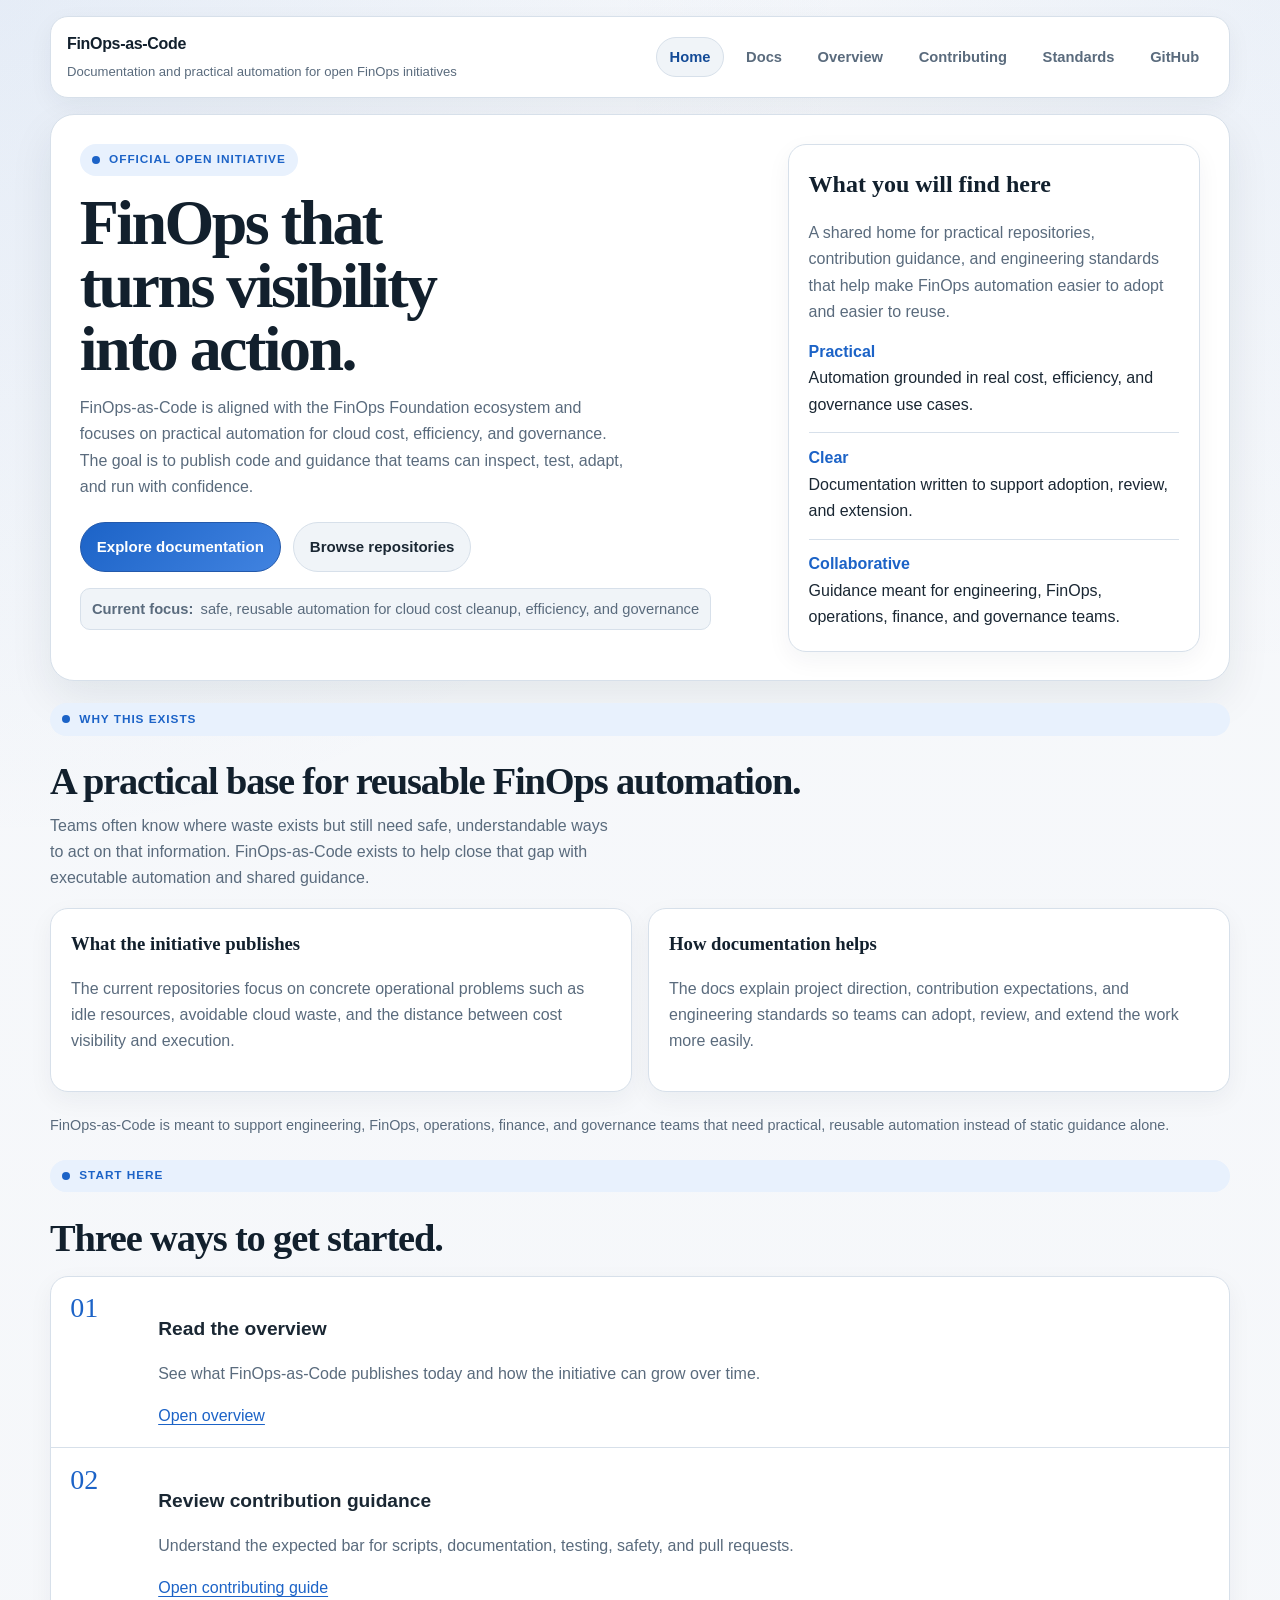
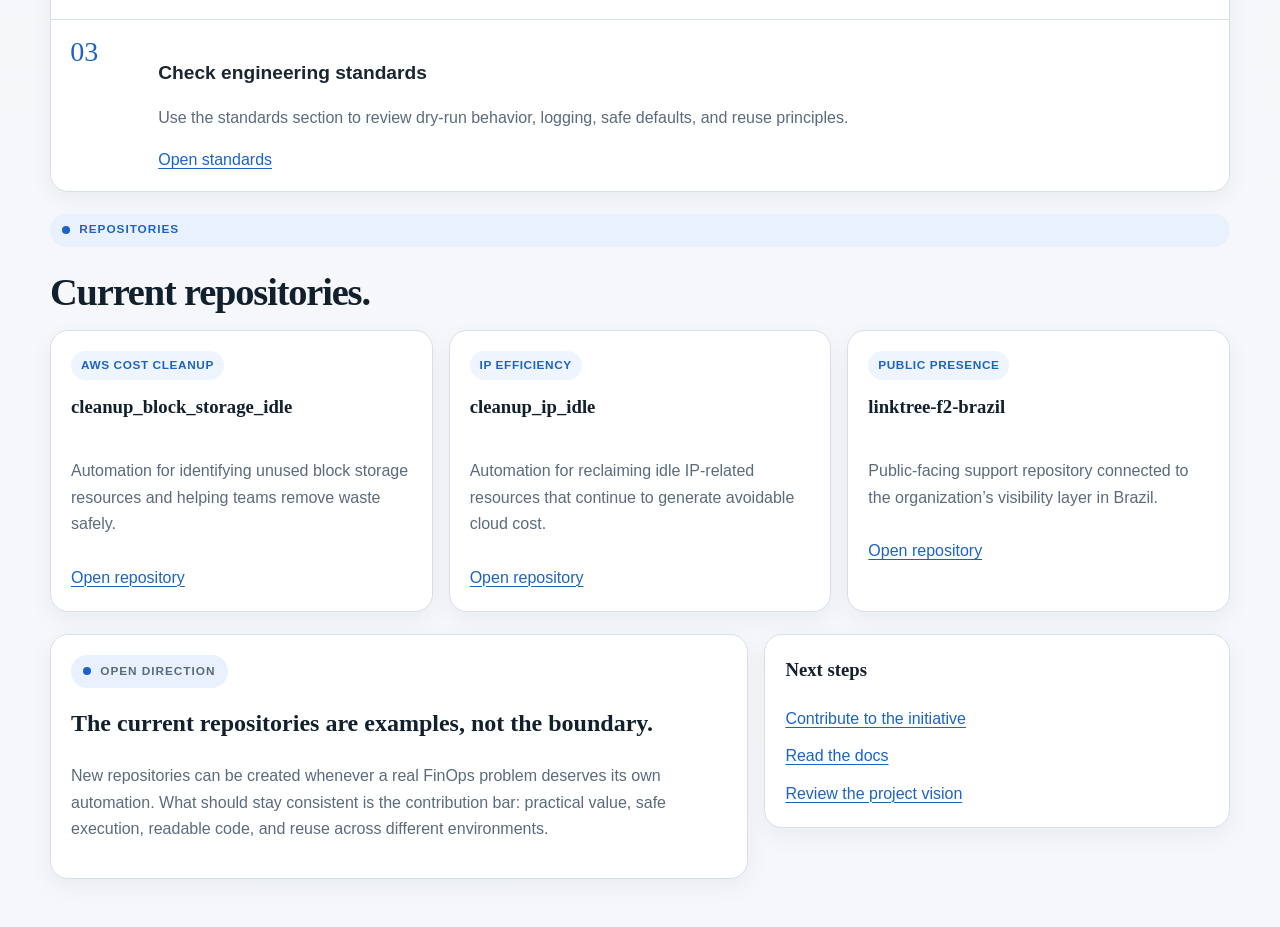
<file: index.html>
<!DOCTYPE html>
<html lang="en">
  <head>
    <meta charset="UTF-8" />
    <meta name="viewport" content="width=device-width, initial-scale=1.0" />
    <title>FinOps-as-Code</title>
    <meta
      name="description"
      content="Shared documentation hub for FinOps-as-Code repositories focused on practical FinOps automation."
    />
    <link rel="stylesheet" href="./assets/site.css" />
  </head>
  <body>
    <div class="shell">
      <div class="topbar">
        <div class="brand">
          <strong>FinOps-as-Code</strong>
          <span>Documentation and practical automation for open FinOps initiatives</span>
        </div>
        <div class="topbar-actions">
          <nav class="nav">
            <a class="current" href="./index.html">Home</a>
            <a href="./docs/index.html">Docs</a>
            <a href="./docs/overview/index.html">Overview</a>
            <a href="./docs/contributing/index.html">Contributing</a>
            <a href="./docs/standards/index.html">Standards</a>
            <a href="https://github.com/FinOps-as-Code">GitHub</a>
          </nav>
        </div>
      </div>

      <header class="hero">
        <div class="hero-grid">
          <div>
            <p class="eyebrow">Official Open Initiative</p>
            <h1>FinOps that turns visibility into action.</h1>
            <p class="lead">
              FinOps-as-Code is aligned with the FinOps Foundation ecosystem and focuses on practical automation for
              cloud cost, efficiency, and governance. The goal is to publish code and guidance that teams can inspect,
              test, adapt, and run with confidence.
            </p>
            <div class="actions">
              <a class="button primary" href="./docs/index.html">Explore documentation</a>
              <a class="button secondary" href="https://github.com/FinOps-as-Code">Browse repositories</a>
            </div>
            <div class="hero-kicker">
              <strong>Current focus:</strong>
              <span>safe, reusable automation for cloud cost cleanup, efficiency, and governance</span>
            </div>
          </div>

          <aside class="summary-card">
            <h2>What you will find here</h2>
            <p>
              A shared home for practical repositories, contribution guidance, and engineering standards that help make
              FinOps automation easier to adopt and easier to reuse.
            </p>
            <div class="summary-list">
              <div class="summary-item">
                <strong>Practical</strong>
                <span>Automation grounded in real cost, efficiency, and governance use cases.</span>
              </div>
              <div class="summary-item">
                <strong>Clear</strong>
                <span>Documentation written to support adoption, review, and extension.</span>
              </div>
              <div class="summary-item">
                <strong>Collaborative</strong>
                <span>Guidance meant for engineering, FinOps, operations, finance, and governance teams.</span>
              </div>
            </div>
          </aside>
        </div>
      </header>

      <main>
        <section class="section">
          <div class="section-heading">
            <p class="eyebrow">Why This Exists</p>
            <h2>A practical base for reusable FinOps automation.</h2>
            <p class="section-intro">
              Teams often know where waste exists but still need safe, understandable ways to act on that information.
              FinOps-as-Code exists to help close that gap with executable automation and shared guidance.
            </p>
          </div>
          <div class="split-grid">
            <article class="split-card">
              <h3>What the initiative publishes</h3>
              <p>
                The current repositories focus on concrete operational problems such as idle resources, avoidable cloud
                waste, and the distance between cost visibility and execution.
              </p>
            </article>
            <article class="split-card">
              <h3>How documentation helps</h3>
              <p>
                The docs explain project direction, contribution expectations, and engineering standards so teams can
                adopt, review, and extend the work more easily.
              </p>
            </article>
          </div>
          <p class="footer-note">
            FinOps-as-Code is meant to support engineering, FinOps, operations, finance, and governance teams that need
            practical, reusable automation instead of static guidance alone.
          </p>
        </section>

        <section class="section">
          <div class="section-heading">
            <p class="eyebrow">Start Here</p>
            <h2>Three ways to get started.</h2>
          </div>
          <div class="entry-list">
            <article class="entry-item">
              <div class="entry-index">01</div>
              <div class="entry-body">
                <h3>Read the overview</h3>
                <p>See what FinOps-as-Code publishes today and how the initiative can grow over time.</p>
                <a href="./docs/overview/index.html">Open overview</a>
              </div>
            </article>
            <article class="entry-item">
              <div class="entry-index">02</div>
              <div class="entry-body">
                <h3>Review contribution guidance</h3>
                <p>Understand the expected bar for scripts, documentation, testing, safety, and pull requests.</p>
                <a href="./docs/contributing/index.html">Open contributing guide</a>
              </div>
            </article>
            <article class="entry-item">
              <div class="entry-index">03</div>
              <div class="entry-body">
                <h3>Check engineering standards</h3>
                <p>Use the standards section to review dry-run behavior, logging, safe defaults, and reuse principles.</p>
                <a href="./docs/standards/index.html">Open standards</a>
              </div>
            </article>
          </div>
        </section>

        <section class="section">
          <div class="section-heading">
            <p class="eyebrow">Repositories</p>
            <h2>Current repositories.</h2>
          </div>
          <div class="repo-grid">
            <article class="card">
              <span class="card-tag">AWS Cost Cleanup</span>
              <h3>cleanup_block_storage_idle</h3>
              <p>Automation for identifying unused block storage resources and helping teams remove waste safely.</p>
              <a href="https://github.com/FinOps-as-Code/cleanup_block_storage_idle">Open repository</a>
            </article>
            <article class="card">
              <span class="card-tag">IP Efficiency</span>
              <h3>cleanup_ip_idle</h3>
              <p>Automation for reclaiming idle IP-related resources that continue to generate avoidable cloud cost.</p>
              <a href="https://github.com/FinOps-as-Code/cleanup_ip_idle">Open repository</a>
            </article>
            <article class="card">
              <span class="card-tag">Public Presence</span>
              <h3>linktree-f2-brazil</h3>
              <p>Public-facing support repository connected to the organization’s visibility layer in Brazil.</p>
              <a href="https://github.com/FinOps-as-Code/linktree-f2-brazil">Open repository</a>
            </article>
          </div>
        </section>

        <section class="section">
          <div class="cta-layout">
            <article class="cta-card">
              <p class="eyebrow">Open Direction</p>
              <h2>The current repositories are examples, not the boundary.</h2>
              <p>
                New repositories can be created whenever a real FinOps problem deserves its own automation. What should
                stay consistent is the contribution bar: practical value, safe execution, readable code, and reuse
                across different environments.
              </p>
            </article>
            <article class="card">
              <h3>Next steps</h3>
              <a href="./docs/contributing/index.html">Contribute to the initiative</a>
              <a href="./docs/index.html">Read the docs</a>
              <a href="./docs/overview/index.html">Review the project vision</a>
            </article>
          </div>
        </section>
      </main>
    </div>
  </body>
</html>
</file>
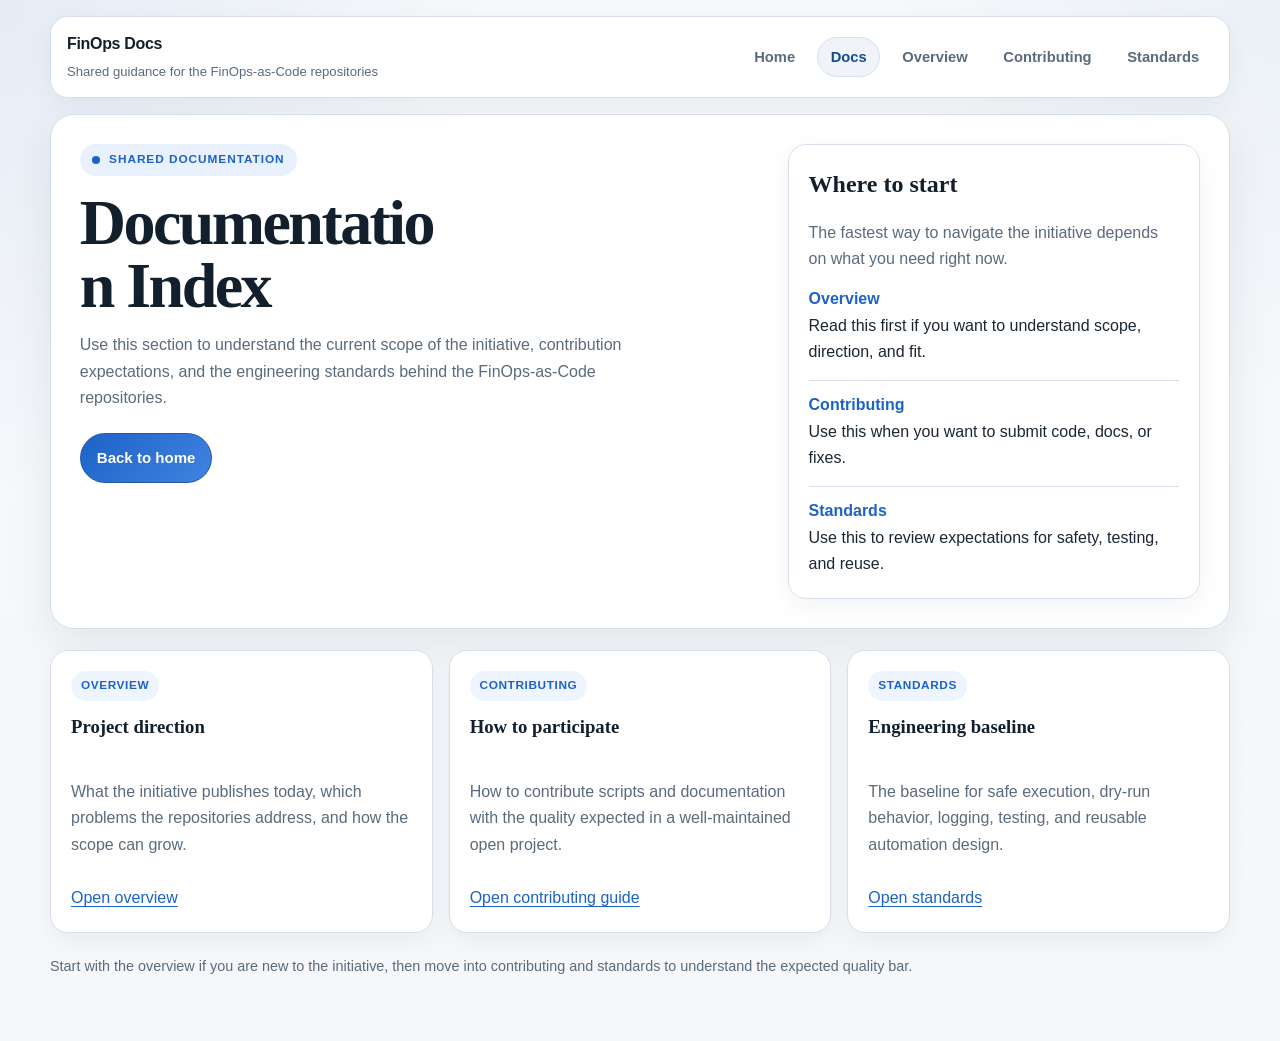
<file: docs/index.html>
<!DOCTYPE html>
<html lang="en">
  <head>
    <meta charset="UTF-8" />
    <meta name="viewport" content="width=device-width, initial-scale=1.0" />
    <title>Documentation | FinOps-as-Code</title>
    <meta name="description" content="Documentation index for FinOps-as-Code shared docs." />
    <link rel="stylesheet" href="../assets/site.css" />
  </head>
  <body>
    <div class="shell">
      <div class="topbar">
        <div class="brand">
          <strong>FinOps Docs</strong>
          <span>Shared guidance for the FinOps-as-Code repositories</span>
        </div>
        <div class="topbar-actions">
          <nav class="nav">
            <a href="../index.html">Home</a>
            <a class="current" href="./index.html">Docs</a>
            <a href="./overview/index.html">Overview</a>
            <a href="./contributing/index.html">Contributing</a>
            <a href="./standards/index.html">Standards</a>
          </nav>
        </div>
      </div>

      <header class="hero">
        <div class="hero-grid">
          <div>
            <p class="eyebrow">Shared Documentation</p>
            <h1>Documentation Index</h1>
            <p class="lead">
              Use this section to understand the current scope of the initiative, contribution expectations, and the
              engineering standards behind the FinOps-as-Code repositories.
            </p>
            <div class="actions">
              <a class="button primary" href="../index.html">Back to home</a>
            </div>
          </div>
          <aside class="summary-card">
            <h2>Where to start</h2>
            <p>The fastest way to navigate the initiative depends on what you need right now.</p>
            <div class="summary-list">
              <div class="summary-item">
                <strong>Overview</strong>
                <span>Read this first if you want to understand scope, direction, and fit.</span>
              </div>
              <div class="summary-item">
                <strong>Contributing</strong>
                <span>Use this when you want to submit code, docs, or fixes.</span>
              </div>
              <div class="summary-item">
                <strong>Standards</strong>
                <span>Use this to review expectations for safety, testing, and reuse.</span>
              </div>
            </div>
          </aside>
        </div>
      </header>

      <main class="section">
        <div class="grid cards">
          <article class="card">
            <span class="card-tag">Overview</span>
            <h3>Project direction</h3>
            <p>What the initiative publishes today, which problems the repositories address, and how the scope can grow.</p>
            <a href="./overview/index.html">Open overview</a>
          </article>
          <article class="card">
            <span class="card-tag">Contributing</span>
            <h3>How to participate</h3>
            <p>How to contribute scripts and documentation with the quality expected in a well-maintained open project.</p>
            <a href="./contributing/index.html">Open contributing guide</a>
          </article>
          <article class="card">
            <span class="card-tag">Standards</span>
            <h3>Engineering baseline</h3>
            <p>The baseline for safe execution, dry-run behavior, logging, testing, and reusable automation design.</p>
            <a href="./standards/index.html">Open standards</a>
          </article>
        </div>
        <p class="footer-note">
          Start with the overview if you are new to the initiative, then move into contributing and standards to
          understand the expected quality bar.
        </p>
      </main>
    </div>
  </body>
</html>
</file>
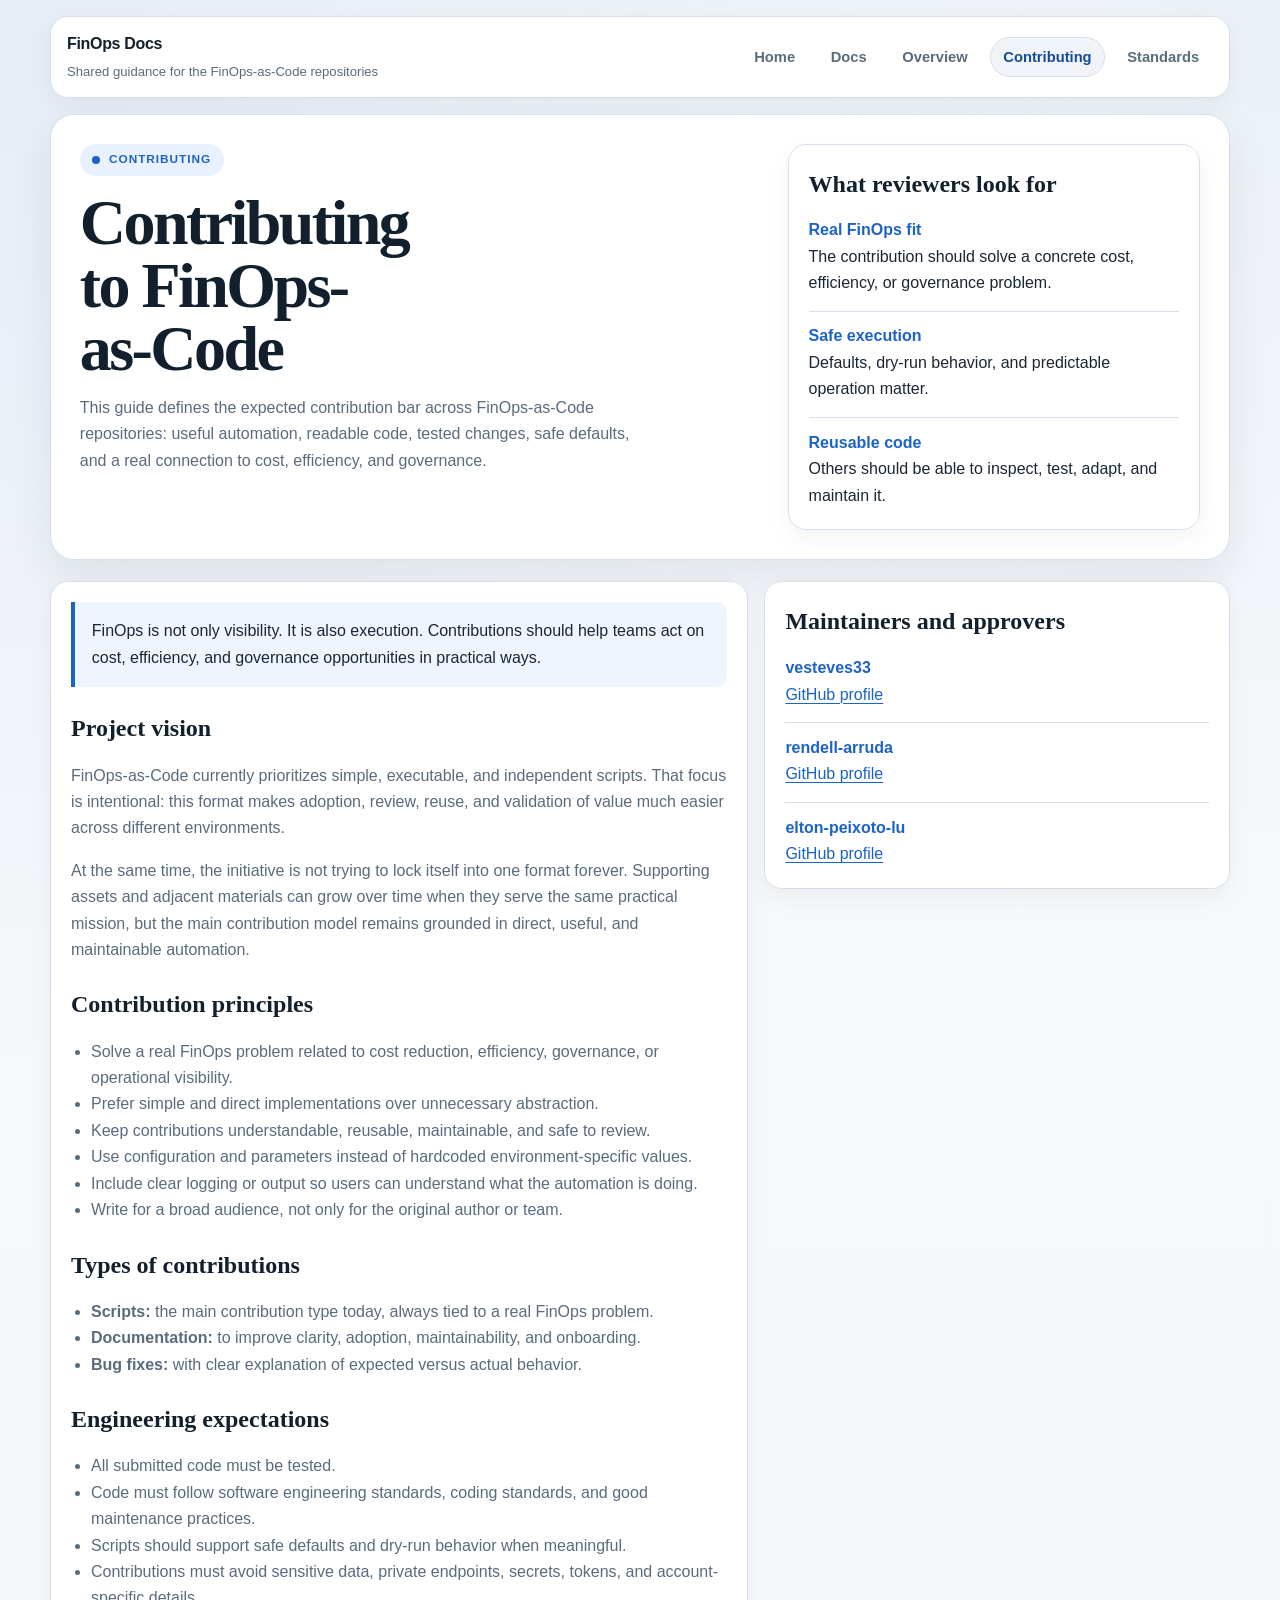
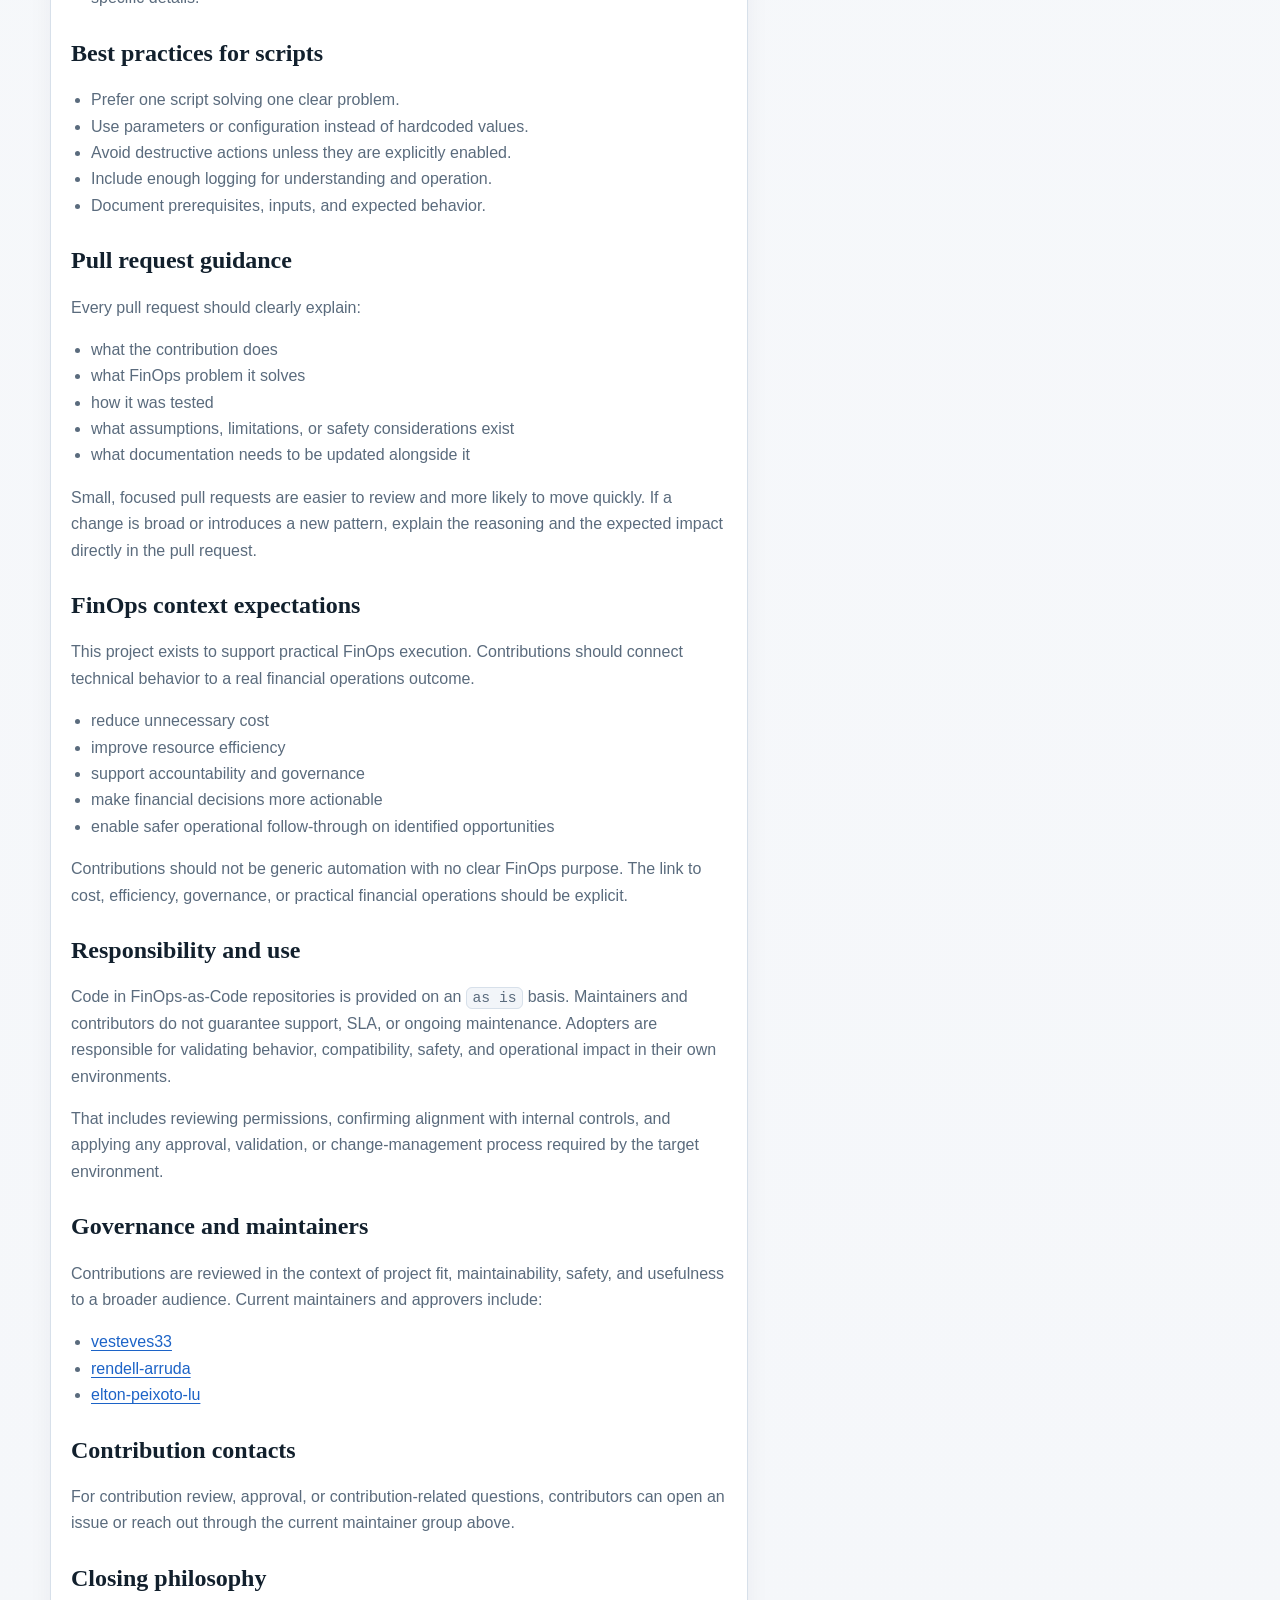
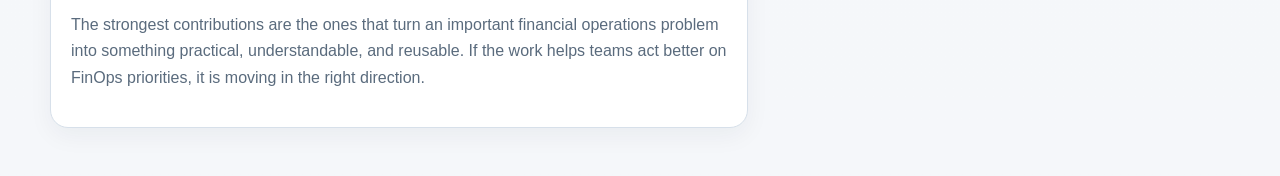
<file: docs/contributing/index.html>
<!DOCTYPE html>
<html lang="en">
  <head>
    <meta charset="UTF-8" />
    <meta name="viewport" content="width=device-width, initial-scale=1.0" />
    <title>Contributing | FinOps-as-Code</title>
    <meta name="description" content="Shared contributing guidance for FinOps-as-Code repositories." />
    <link rel="stylesheet" href="../../assets/site.css" />
  </head>
  <body>
    <div class="shell">
      <div class="topbar">
        <div class="brand">
          <strong>FinOps Docs</strong>
          <span>Shared guidance for the FinOps-as-Code repositories</span>
        </div>
        <div class="topbar-actions">
          <nav class="nav">
            <a href="../../index.html">Home</a>
            <a href="../index.html">Docs</a>
            <a href="../overview/index.html">Overview</a>
            <a class="current" href="./index.html">Contributing</a>
            <a href="../standards/index.html">Standards</a>
          </nav>
        </div>
      </div>

      <header class="hero">
        <div class="hero-grid">
          <div>
            <p class="eyebrow">Contributing</p>
            <h1>Contributing to FinOps-as-Code</h1>
            <p class="lead">
              This guide defines the expected contribution bar across FinOps-as-Code repositories: useful automation,
              readable code, tested changes, safe defaults, and a real connection to cost, efficiency, and governance.
            </p>
          </div>
          <aside class="summary-card">
            <h2>What reviewers look for</h2>
            <div class="summary-list">
              <div class="summary-item">
                <strong>Real FinOps fit</strong>
                <span>The contribution should solve a concrete cost, efficiency, or governance problem.</span>
              </div>
              <div class="summary-item">
                <strong>Safe execution</strong>
                <span>Defaults, dry-run behavior, and predictable operation matter.</span>
              </div>
              <div class="summary-item">
                <strong>Reusable code</strong>
                <span>Others should be able to inspect, test, adapt, and maintain it.</span>
              </div>
            </div>
          </aside>
        </div>
      </header>

      <main class="section page-grid">
        <div class="content page-main">
        <div class="callout">
          FinOps is not only visibility. It is also execution. Contributions should help teams act on cost,
          efficiency, and governance opportunities in practical ways.
        </div>

        <h2>Project vision</h2>
        <p>
          FinOps-as-Code currently prioritizes simple, executable, and independent scripts. That focus is intentional:
          this format makes adoption, review, reuse, and validation of value much easier across different environments.
        </p>
        <p>
          At the same time, the initiative is not trying to lock itself into one format forever. Supporting assets and
          adjacent materials can grow over time when they serve the same practical mission, but the main contribution
          model remains grounded in direct, useful, and maintainable automation.
        </p>

        <h2>Contribution principles</h2>
        <ul>
          <li>Solve a real FinOps problem related to cost reduction, efficiency, governance, or operational visibility.</li>
          <li>Prefer simple and direct implementations over unnecessary abstraction.</li>
          <li>Keep contributions understandable, reusable, maintainable, and safe to review.</li>
          <li>Use configuration and parameters instead of hardcoded environment-specific values.</li>
          <li>Include clear logging or output so users can understand what the automation is doing.</li>
          <li>Write for a broad audience, not only for the original author or team.</li>
        </ul>

        <h2>Types of contributions</h2>
        <ul>
          <li><strong>Scripts:</strong> the main contribution type today, always tied to a real FinOps problem.</li>
          <li><strong>Documentation:</strong> to improve clarity, adoption, maintainability, and onboarding.</li>
          <li><strong>Bug fixes:</strong> with clear explanation of expected versus actual behavior.</li>
        </ul>

        <h2>Engineering expectations</h2>
        <ul>
          <li>All submitted code must be tested.</li>
          <li>Code must follow software engineering standards, coding standards, and good maintenance practices.</li>
          <li>Scripts should support safe defaults and dry-run behavior when meaningful.</li>
          <li>Contributions must avoid sensitive data, private endpoints, secrets, tokens, and account-specific details.</li>
        </ul>

        <h2>Best practices for scripts</h2>
        <ul>
          <li>Prefer one script solving one clear problem.</li>
          <li>Use parameters or configuration instead of hardcoded values.</li>
          <li>Avoid destructive actions unless they are explicitly enabled.</li>
          <li>Include enough logging for understanding and operation.</li>
          <li>Document prerequisites, inputs, and expected behavior.</li>
        </ul>

        <h2>Pull request guidance</h2>
        <p>Every pull request should clearly explain:</p>
        <ul>
          <li>what the contribution does</li>
          <li>what FinOps problem it solves</li>
          <li>how it was tested</li>
          <li>what assumptions, limitations, or safety considerations exist</li>
          <li>what documentation needs to be updated alongside it</li>
        </ul>
        <p>
          Small, focused pull requests are easier to review and more likely to move quickly. If a change is broad or
          introduces a new pattern, explain the reasoning and the expected impact directly in the pull request.
        </p>

        <h2>FinOps context expectations</h2>
        <p>
          This project exists to support practical FinOps execution. Contributions should connect technical behavior to
          a real financial operations outcome.
        </p>
        <ul>
          <li>reduce unnecessary cost</li>
          <li>improve resource efficiency</li>
          <li>support accountability and governance</li>
          <li>make financial decisions more actionable</li>
          <li>enable safer operational follow-through on identified opportunities</li>
        </ul>
        <p>
          Contributions should not be generic automation with no clear FinOps purpose. The link to cost, efficiency,
          governance, or practical financial operations should be explicit.
        </p>

        <h2>Responsibility and use</h2>
        <p>
          Code in FinOps-as-Code repositories is provided on an <code>as is</code> basis. Maintainers and contributors
          do not guarantee support, SLA, or ongoing maintenance. Adopters are responsible for validating behavior,
          compatibility, safety, and operational impact in their own environments.
        </p>
        <p>
          That includes reviewing permissions, confirming alignment with internal controls, and applying any approval,
          validation, or change-management process required by the target environment.
        </p>

        <h2>Governance and maintainers</h2>
        <p>
          Contributions are reviewed in the context of project fit, maintainability, safety, and usefulness to a
          broader audience. Current maintainers and approvers include:
        </p>
        <ul>
          <li><a href="https://github.com/vesteves33">vesteves33</a></li>
          <li><a href="https://github.com/rendell-arruda">rendell-arruda</a></li>
          <li><a href="https://github.com/elton-peixoto-lu">elton-peixoto-lu</a></li>
        </ul>

        <h2>Contribution contacts</h2>
        <p>
          For contribution review, approval, or contribution-related questions, contributors can open an issue or reach
          out through the current maintainer group above.
        </p>

        <h2>Closing philosophy</h2>
        <p>
          The strongest contributions are the ones that turn an important financial operations problem into something
          practical, understandable, and reusable. If the work helps teams act better on FinOps priorities, it is
          moving in the right direction.
        </p>
        </div>
        <aside class="summary-card page-side">
          <h2>Maintainers and approvers</h2>
          <div class="summary-list">
            <div class="summary-item">
              <strong>vesteves33</strong>
              <span><a href="https://github.com/vesteves33">GitHub profile</a></span>
            </div>
            <div class="summary-item">
              <strong>rendell-arruda</strong>
              <span><a href="https://github.com/rendell-arruda">GitHub profile</a></span>
            </div>
            <div class="summary-item">
              <strong>elton-peixoto-lu</strong>
              <span><a href="https://github.com/elton-peixoto-lu">GitHub profile</a></span>
            </div>
          </div>
        </aside>
      </main>
    </div>
  </body>
</html>
</file>
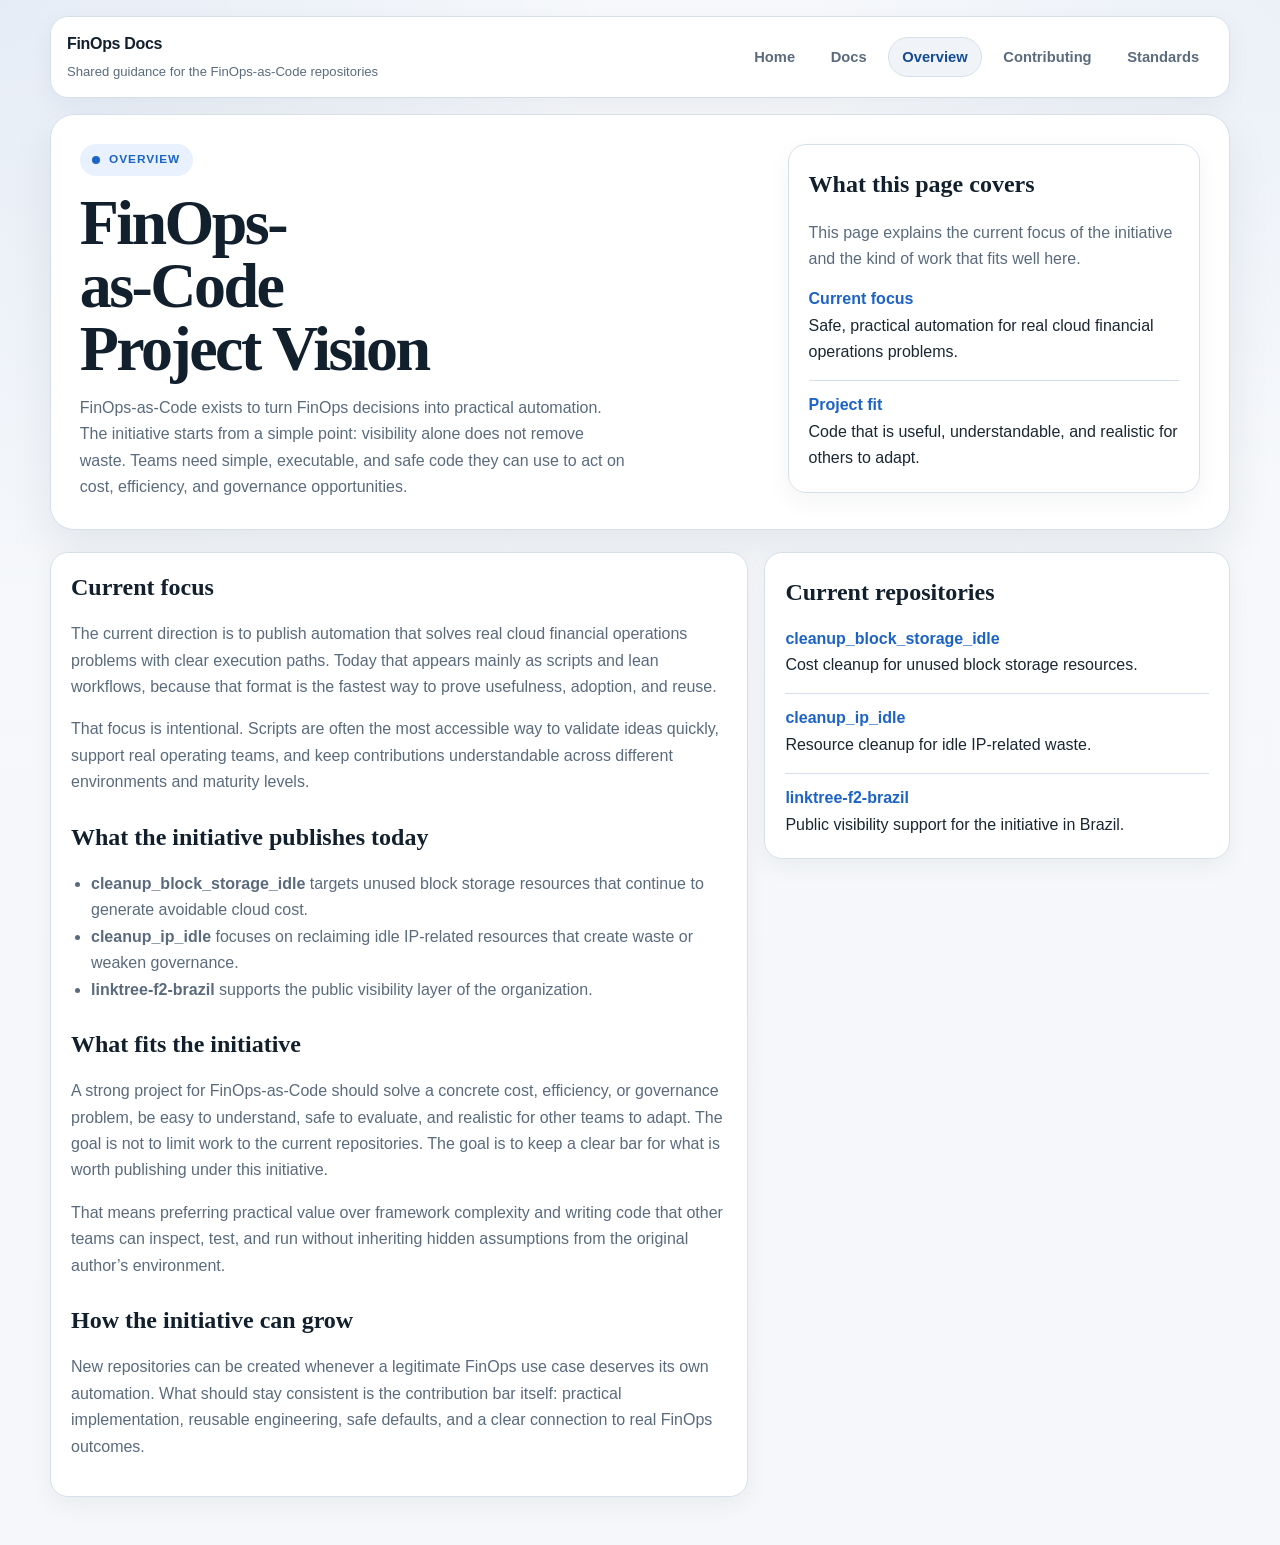
<file: docs/overview/index.html>
<!DOCTYPE html>
<html lang="en">
  <head>
    <meta charset="UTF-8" />
    <meta name="viewport" content="width=device-width, initial-scale=1.0" />
    <title>Overview | FinOps-as-Code</title>
    <meta name="description" content="Overview of the FinOps-as-Code initiative." />
    <link rel="stylesheet" href="../../assets/site.css" />
  </head>
  <body>
    <div class="shell">
      <div class="topbar">
        <div class="brand">
          <strong>FinOps Docs</strong>
          <span>Shared guidance for the FinOps-as-Code repositories</span>
        </div>
        <div class="topbar-actions">
          <nav class="nav">
            <a href="../../index.html">Home</a>
            <a href="../index.html">Docs</a>
            <a class="current" href="./index.html">Overview</a>
            <a href="../contributing/index.html">Contributing</a>
            <a href="../standards/index.html">Standards</a>
          </nav>
        </div>
      </div>

      <header class="hero">
        <div class="hero-grid">
          <div>
            <p class="eyebrow">Overview</p>
            <h1>FinOps-as-Code Project Vision</h1>
            <p class="lead">
              FinOps-as-Code exists to turn FinOps decisions into practical automation. The initiative starts from a simple
              point: visibility alone does not remove waste. Teams need simple, executable, and safe code they can use to
              act on cost, efficiency, and governance opportunities.
            </p>
          </div>
          <aside class="summary-card">
            <h2>What this page covers</h2>
            <p>This page explains the current focus of the initiative and the kind of work that fits well here.</p>
            <div class="summary-list">
              <div class="summary-item">
                <strong>Current focus</strong>
                <span>Safe, practical automation for real cloud financial operations problems.</span>
              </div>
              <div class="summary-item">
                <strong>Project fit</strong>
                <span>Code that is useful, understandable, and realistic for others to adapt.</span>
              </div>
            </div>
          </aside>
        </div>
      </header>

      <main class="section page-grid">
        <div class="content page-main">
          <h2>Current focus</h2>
          <p>
            The current direction is to publish automation that solves real cloud financial operations problems with clear
            execution paths. Today that appears mainly as scripts and lean workflows, because that format is the fastest
            way to prove usefulness, adoption, and reuse.
          </p>
          <p>
            That focus is intentional. Scripts are often the most accessible way to validate ideas quickly, support real
            operating teams, and keep contributions understandable across different environments and maturity levels.
          </p>

          <h2>What the initiative publishes today</h2>
          <ul>
            <li><strong>cleanup_block_storage_idle</strong> targets unused block storage resources that continue to generate avoidable cloud cost.</li>
            <li><strong>cleanup_ip_idle</strong> focuses on reclaiming idle IP-related resources that create waste or weaken governance.</li>
            <li><strong>linktree-f2-brazil</strong> supports the public visibility layer of the organization.</li>
          </ul>

          <h2>What fits the initiative</h2>
          <p>
            A strong project for FinOps-as-Code should solve a concrete cost, efficiency, or governance problem, be easy
            to understand, safe to evaluate, and realistic for other teams to adapt. The goal is not to limit work to
            the current repositories. The goal is to keep a clear bar for what is worth publishing under this initiative.
          </p>
          <p>
            That means preferring practical value over framework complexity and writing code that other teams can inspect,
            test, and run without inheriting hidden assumptions from the original author’s environment.
          </p>

          <h2>How the initiative can grow</h2>
          <p>
            New repositories can be created whenever a legitimate FinOps use case deserves its own automation. What
            should stay consistent is the contribution bar itself: practical implementation, reusable engineering, safe
            defaults, and a clear connection to real FinOps outcomes.
          </p>
        </div>
        <aside class="summary-card page-side">
          <h2>Current repositories</h2>
          <div class="summary-list">
            <div class="summary-item">
              <strong>cleanup_block_storage_idle</strong>
              <span>Cost cleanup for unused block storage resources.</span>
            </div>
            <div class="summary-item">
              <strong>cleanup_ip_idle</strong>
              <span>Resource cleanup for idle IP-related waste.</span>
            </div>
            <div class="summary-item">
              <strong>linktree-f2-brazil</strong>
              <span>Public visibility support for the initiative in Brazil.</span>
            </div>
          </div>
        </aside>
      </main>
    </div>
  </body>
</html>
</file>
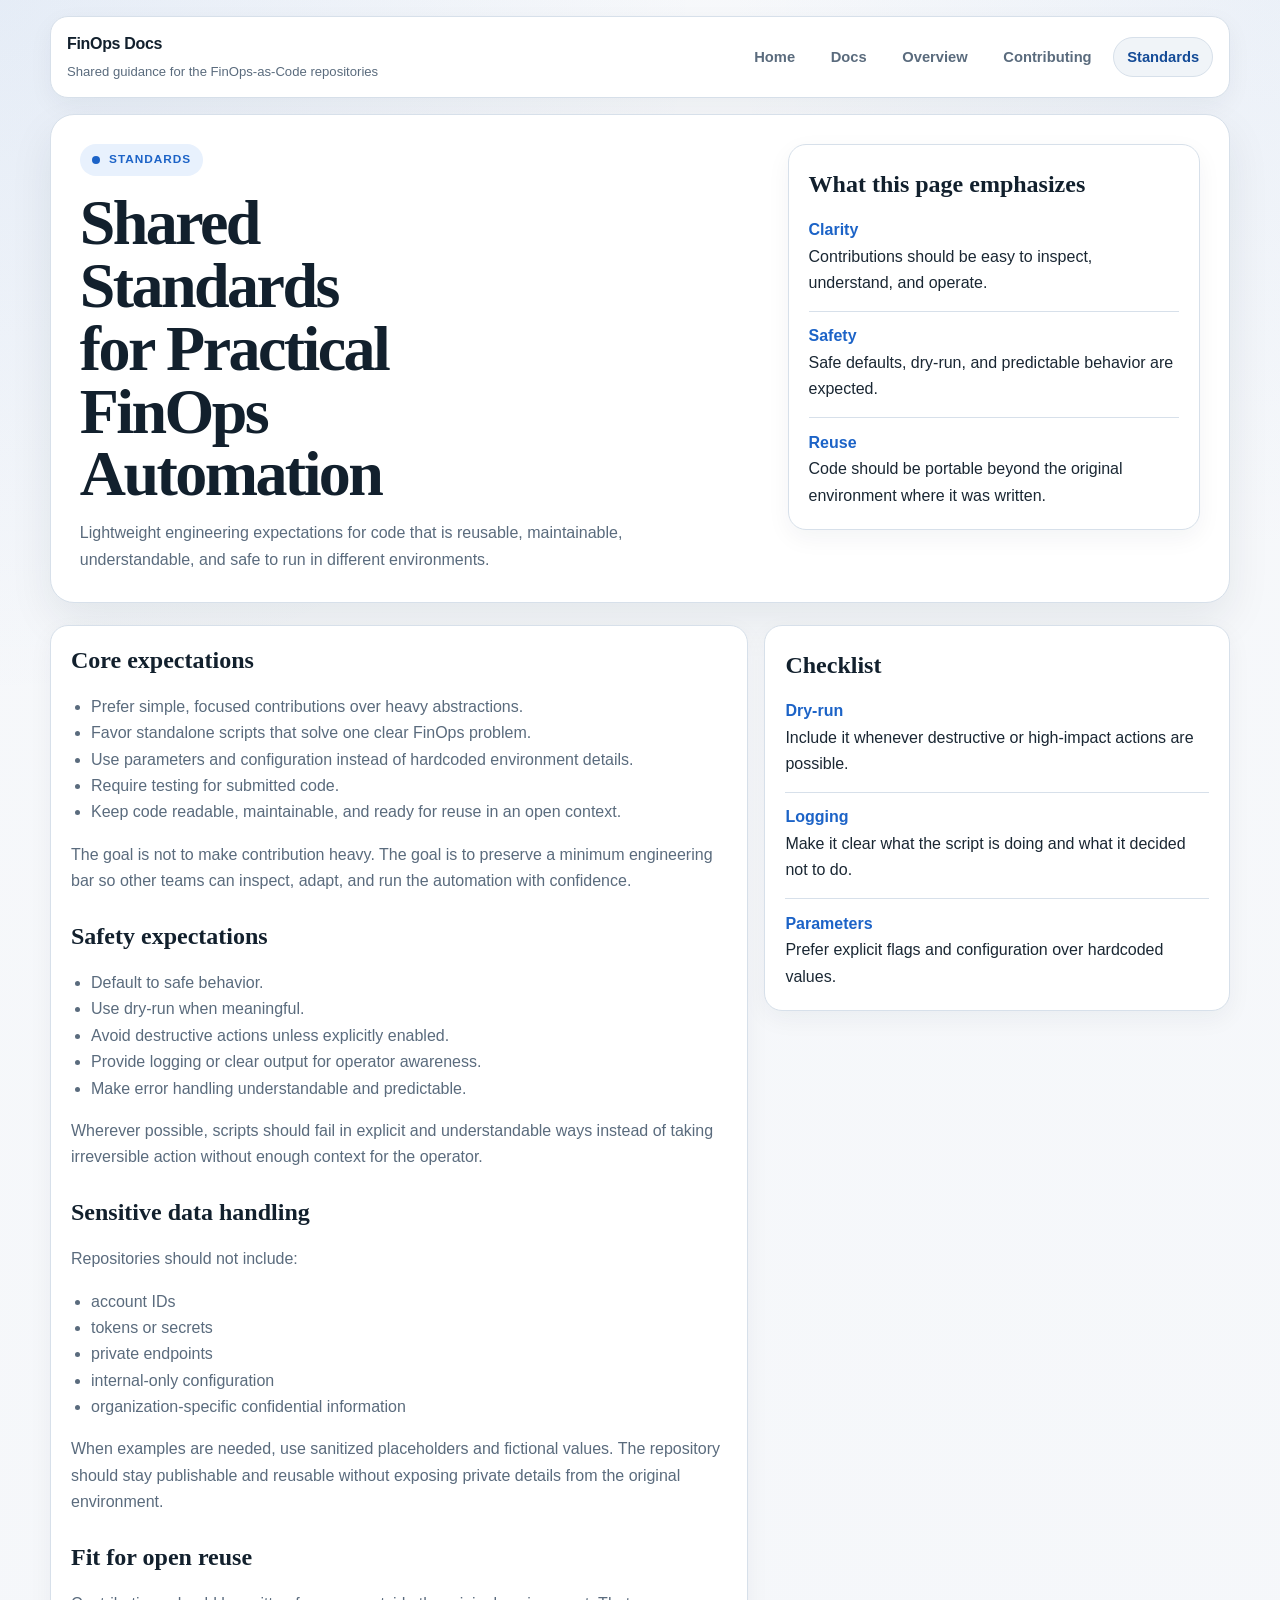
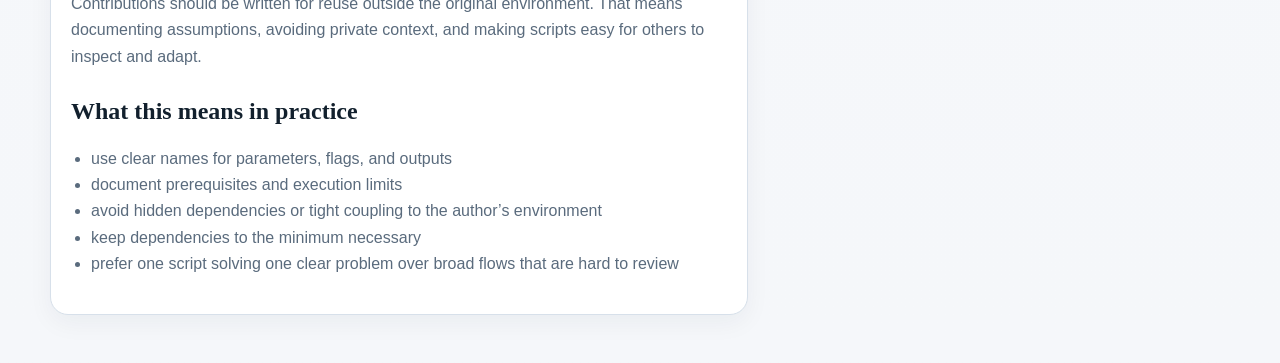
<file: docs/standards/index.html>
<!DOCTYPE html>
<html lang="en">
  <head>
    <meta charset="UTF-8" />
    <meta name="viewport" content="width=device-width, initial-scale=1.0" />
    <title>Standards | FinOps-as-Code</title>
    <meta name="description" content="Shared engineering standards for FinOps-as-Code projects." />
    <link rel="stylesheet" href="../../assets/site.css" />
  </head>
  <body>
    <div class="shell">
      <div class="topbar">
        <div class="brand">
          <strong>FinOps Docs</strong>
          <span>Shared guidance for the FinOps-as-Code repositories</span>
        </div>
        <div class="topbar-actions">
          <nav class="nav">
            <a href="../../index.html">Home</a>
            <a href="../index.html">Docs</a>
            <a href="../overview/index.html">Overview</a>
            <a href="../contributing/index.html">Contributing</a>
            <a class="current" href="./index.html">Standards</a>
          </nav>
        </div>
      </div>

      <header class="hero">
        <div class="hero-grid">
          <div>
            <p class="eyebrow">Standards</p>
            <h1>Shared Standards for Practical FinOps Automation</h1>
            <p class="lead">
              Lightweight engineering expectations for code that is reusable, maintainable, understandable, and safe to run
              in different environments.
            </p>
          </div>
          <aside class="summary-card">
            <h2>What this page emphasizes</h2>
            <div class="summary-list">
              <div class="summary-item">
                <strong>Clarity</strong>
                <span>Contributions should be easy to inspect, understand, and operate.</span>
              </div>
              <div class="summary-item">
                <strong>Safety</strong>
                <span>Safe defaults, dry-run, and predictable behavior are expected.</span>
              </div>
              <div class="summary-item">
                <strong>Reuse</strong>
                <span>Code should be portable beyond the original environment where it was written.</span>
              </div>
            </div>
          </aside>
        </div>
      </header>

      <main class="section page-grid">
        <div class="content page-main">
        <h2>Core expectations</h2>
        <ul>
          <li>Prefer simple, focused contributions over heavy abstractions.</li>
          <li>Favor standalone scripts that solve one clear FinOps problem.</li>
          <li>Use parameters and configuration instead of hardcoded environment details.</li>
          <li>Require testing for submitted code.</li>
          <li>Keep code readable, maintainable, and ready for reuse in an open context.</li>
        </ul>
        <p>
          The goal is not to make contribution heavy. The goal is to preserve a minimum engineering bar so other teams
          can inspect, adapt, and run the automation with confidence.
        </p>

        <h2>Safety expectations</h2>
        <ul>
          <li>Default to safe behavior.</li>
          <li>Use dry-run when meaningful.</li>
          <li>Avoid destructive actions unless explicitly enabled.</li>
          <li>Provide logging or clear output for operator awareness.</li>
          <li>Make error handling understandable and predictable.</li>
        </ul>
        <p>
          Wherever possible, scripts should fail in explicit and understandable ways instead of taking irreversible
          action without enough context for the operator.
        </p>

        <h2>Sensitive data handling</h2>
        <p>Repositories should not include:</p>
        <ul>
          <li>account IDs</li>
          <li>tokens or secrets</li>
          <li>private endpoints</li>
          <li>internal-only configuration</li>
          <li>organization-specific confidential information</li>
        </ul>
        <p>
          When examples are needed, use sanitized placeholders and fictional values. The repository should stay
          publishable and reusable without exposing private details from the original environment.
        </p>

        <h2>Fit for open reuse</h2>
        <p>
          Contributions should be written for reuse outside the original environment. That means documenting
          assumptions, avoiding private context, and making scripts easy for others to inspect and adapt.
        </p>

        <h2>What this means in practice</h2>
        <ul>
          <li>use clear names for parameters, flags, and outputs</li>
          <li>document prerequisites and execution limits</li>
          <li>avoid hidden dependencies or tight coupling to the author’s environment</li>
          <li>keep dependencies to the minimum necessary</li>
          <li>prefer one script solving one clear problem over broad flows that are hard to review</li>
        </ul>
        </div>
        <aside class="summary-card page-side">
          <h2>Checklist</h2>
          <div class="summary-list">
            <div class="summary-item">
              <strong>Dry-run</strong>
              <span>Include it whenever destructive or high-impact actions are possible.</span>
            </div>
            <div class="summary-item">
              <strong>Logging</strong>
              <span>Make it clear what the script is doing and what it decided not to do.</span>
            </div>
            <div class="summary-item">
              <strong>Parameters</strong>
              <span>Prefer explicit flags and configuration over hardcoded values.</span>
            </div>
          </div>
        </aside>
      </main>
    </div>
  </body>
</html>
</file>
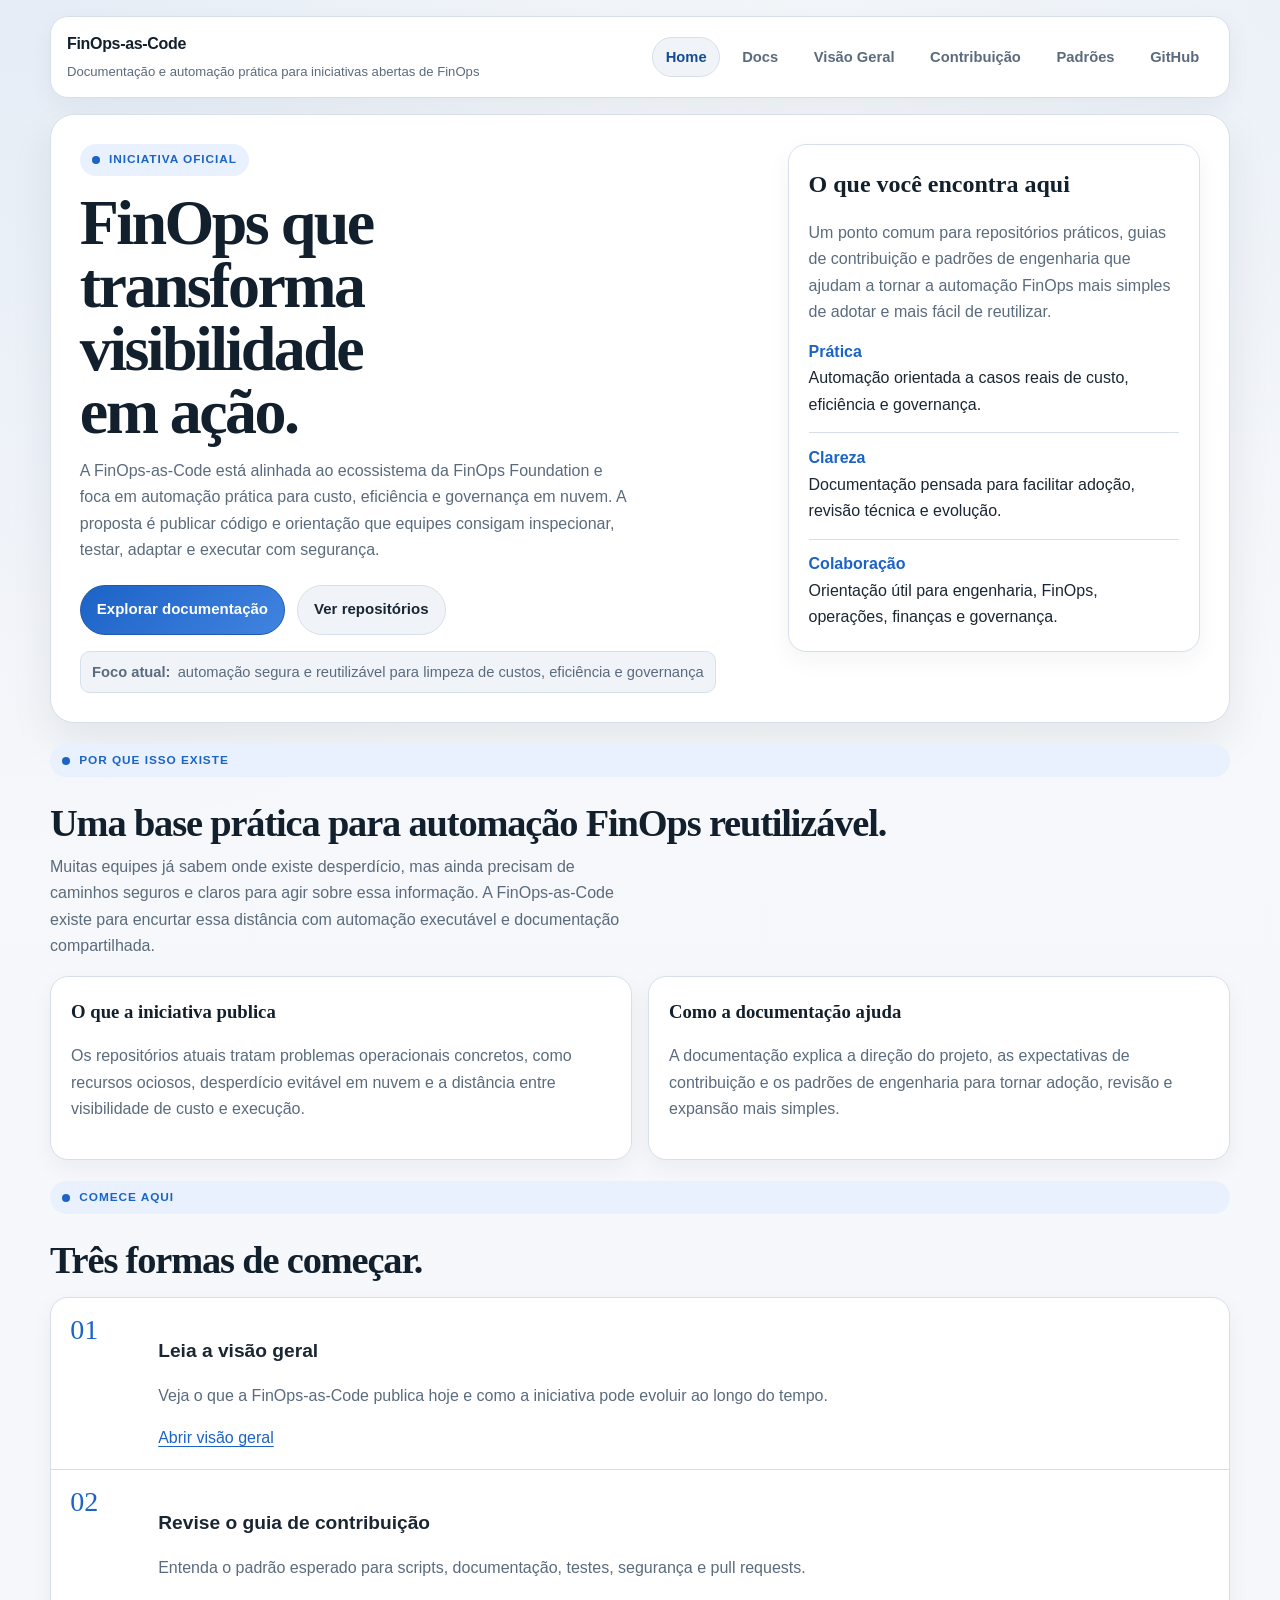
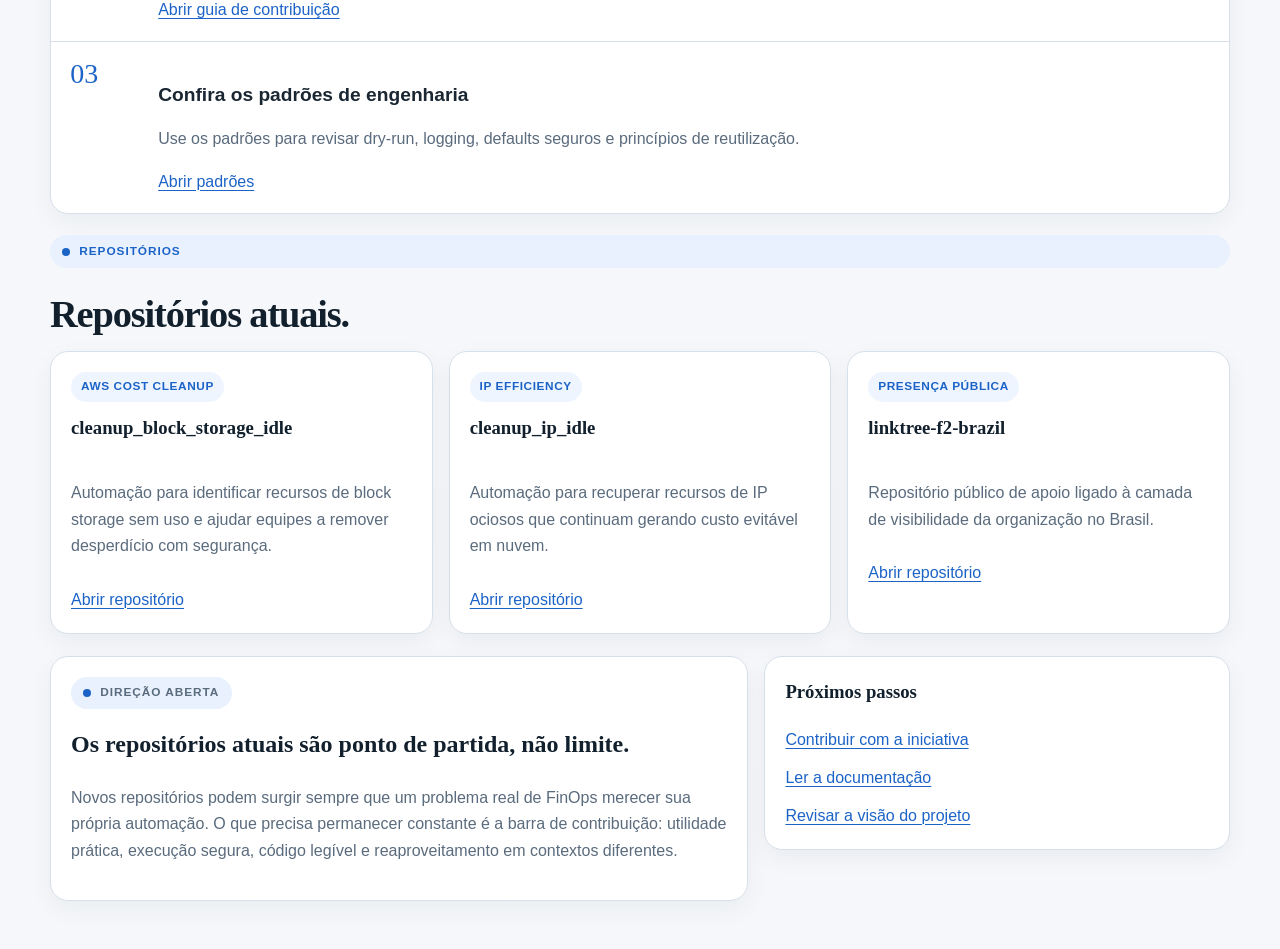
<file: index.pt-BR.html>
<!DOCTYPE html>
<html lang="pt-BR">
  <head>
    <meta charset="UTF-8" />
    <meta name="viewport" content="width=device-width, initial-scale=1.0" />
    <title>FinOps-as-Code</title>
    <meta
      name="description"
      content="Hub compartilhado de documentação da FinOps-as-Code, com foco em automação prática para FinOps."
    />
    <link rel="stylesheet" href="./assets/site.css" />
  </head>
  <body>
    <div class="shell">
      <div class="topbar">
        <div class="brand">
          <strong>FinOps-as-Code</strong>
          <span>Documentação e automação prática para iniciativas abertas de FinOps</span>
        </div>
        <div class="topbar-actions">
          <nav class="nav">
            <a class="current" href="./index.pt-BR.html">Home</a>
            <a href="./docs/pt-br.html">Docs</a>
            <a href="./docs/overview/pt-br.html">Visão Geral</a>
            <a href="./docs/contributing/pt-br.html">Contribuição</a>
            <a href="./docs/standards/pt-br.html">Padrões</a>
            <a href="https://github.com/FinOps-as-Code">GitHub</a>
          </nav>
        </div>
      </div>

      <header class="hero">
        <div class="hero-grid">
          <div>
            <p class="eyebrow">Iniciativa Oficial</p>
            <h1>FinOps que transforma visibilidade em ação.</h1>
            <p class="lead">
              A FinOps-as-Code está alinhada ao ecossistema da FinOps Foundation e foca em automação prática para
              custo, eficiência e governança em nuvem. A proposta é publicar código e orientação que equipes consigam
              inspecionar, testar, adaptar e executar com segurança.
            </p>
            <div class="actions">
              <a class="button primary" href="./docs/pt-br.html">Explorar documentação</a>
              <a class="button secondary" href="https://github.com/FinOps-as-Code">Ver repositórios</a>
            </div>
            <div class="hero-kicker">
              <strong>Foco atual:</strong>
              <span>automação segura e reutilizável para limpeza de custos, eficiência e governança</span>
            </div>
          </div>

          <aside class="summary-card">
            <h2>O que você encontra aqui</h2>
            <p>
              Um ponto comum para repositórios práticos, guias de contribuição e padrões de engenharia que ajudam a
              tornar a automação FinOps mais simples de adotar e mais fácil de reutilizar.
            </p>
            <div class="summary-list">
              <div class="summary-item">
                <strong>Prática</strong>
                <span>Automação orientada a casos reais de custo, eficiência e governança.</span>
              </div>
              <div class="summary-item">
                <strong>Clareza</strong>
                <span>Documentação pensada para facilitar adoção, revisão técnica e evolução.</span>
              </div>
              <div class="summary-item">
                <strong>Colaboração</strong>
                <span>Orientação útil para engenharia, FinOps, operações, finanças e governança.</span>
              </div>
            </div>
          </aside>
        </div>
      </header>

      <main>
        <section class="section">
          <div class="section-heading">
            <p class="eyebrow">Por Que Isso Existe</p>
            <h2>Uma base prática para automação FinOps reutilizável.</h2>
            <p class="section-intro">
              Muitas equipes já sabem onde existe desperdício, mas ainda precisam de caminhos seguros e claros para
              agir sobre essa informação. A FinOps-as-Code existe para encurtar essa distância com automação executável
              e documentação compartilhada.
            </p>
          </div>
          <div class="split-grid">
            <article class="split-card">
              <h3>O que a iniciativa publica</h3>
              <p>
                Os repositórios atuais tratam problemas operacionais concretos, como recursos ociosos, desperdício
                evitável em nuvem e a distância entre visibilidade de custo e execução.
              </p>
            </article>
            <article class="split-card">
              <h3>Como a documentação ajuda</h3>
              <p>
                A documentação explica a direção do projeto, as expectativas de contribuição e os padrões de engenharia
                para tornar adoção, revisão e expansão mais simples.
              </p>
            </article>
          </div>
        </section>

        <section class="section">
          <div class="section-heading">
            <p class="eyebrow">Comece Aqui</p>
            <h2>Três formas de começar.</h2>
          </div>
          <div class="entry-list">
            <article class="entry-item">
              <div class="entry-index">01</div>
              <div class="entry-body">
                <h3>Leia a visão geral</h3>
                <p>Veja o que a FinOps-as-Code publica hoje e como a iniciativa pode evoluir ao longo do tempo.</p>
                <a href="./docs/overview/pt-br.html">Abrir visão geral</a>
              </div>
            </article>
            <article class="entry-item">
              <div class="entry-index">02</div>
              <div class="entry-body">
                <h3>Revise o guia de contribuição</h3>
                <p>Entenda o padrão esperado para scripts, documentação, testes, segurança e pull requests.</p>
                <a href="./docs/contributing/pt-br.html">Abrir guia de contribuição</a>
              </div>
            </article>
            <article class="entry-item">
              <div class="entry-index">03</div>
              <div class="entry-body">
                <h3>Confira os padrões de engenharia</h3>
                <p>Use os padrões para revisar dry-run, logging, defaults seguros e princípios de reutilização.</p>
                <a href="./docs/standards/pt-br.html">Abrir padrões</a>
              </div>
            </article>
          </div>
        </section>

        <section class="section">
          <div class="section-heading">
            <p class="eyebrow">Repositórios</p>
            <h2>Repositórios atuais.</h2>
          </div>
          <div class="repo-grid">
            <article class="card">
              <span class="card-tag">AWS Cost Cleanup</span>
              <h3>cleanup_block_storage_idle</h3>
              <p>Automação para identificar recursos de block storage sem uso e ajudar equipes a remover desperdício com segurança.</p>
              <a href="https://github.com/FinOps-as-Code/cleanup_block_storage_idle">Abrir repositório</a>
            </article>
            <article class="card">
              <span class="card-tag">IP Efficiency</span>
              <h3>cleanup_ip_idle</h3>
              <p>Automação para recuperar recursos de IP ociosos que continuam gerando custo evitável em nuvem.</p>
              <a href="https://github.com/FinOps-as-Code/cleanup_ip_idle">Abrir repositório</a>
            </article>
            <article class="card">
              <span class="card-tag">Presença Pública</span>
              <h3>linktree-f2-brazil</h3>
              <p>Repositório público de apoio ligado à camada de visibilidade da organização no Brasil.</p>
              <a href="https://github.com/FinOps-as-Code/linktree-f2-brazil">Abrir repositório</a>
            </article>
          </div>
        </section>

        <section class="section">
          <div class="cta-layout">
            <article class="cta-card">
              <p class="eyebrow">Direção Aberta</p>
              <h2>Os repositórios atuais são ponto de partida, não limite.</h2>
              <p>
                Novos repositórios podem surgir sempre que um problema real de FinOps merecer sua própria automação. O
                que precisa permanecer constante é a barra de contribuição: utilidade prática, execução segura, código
                legível e reaproveitamento em contextos diferentes.
              </p>
            </article>
            <article class="card">
              <h3>Próximos passos</h3>
              <a href="./docs/contributing/pt-br.html">Contribuir com a iniciativa</a>
              <a href="./docs/pt-br.html">Ler a documentação</a>
              <a href="./docs/overview/pt-br.html">Revisar a visão do projeto</a>
            </article>
          </div>
        </section>
      </main>
    </div>
  </body>
</html>
</file>
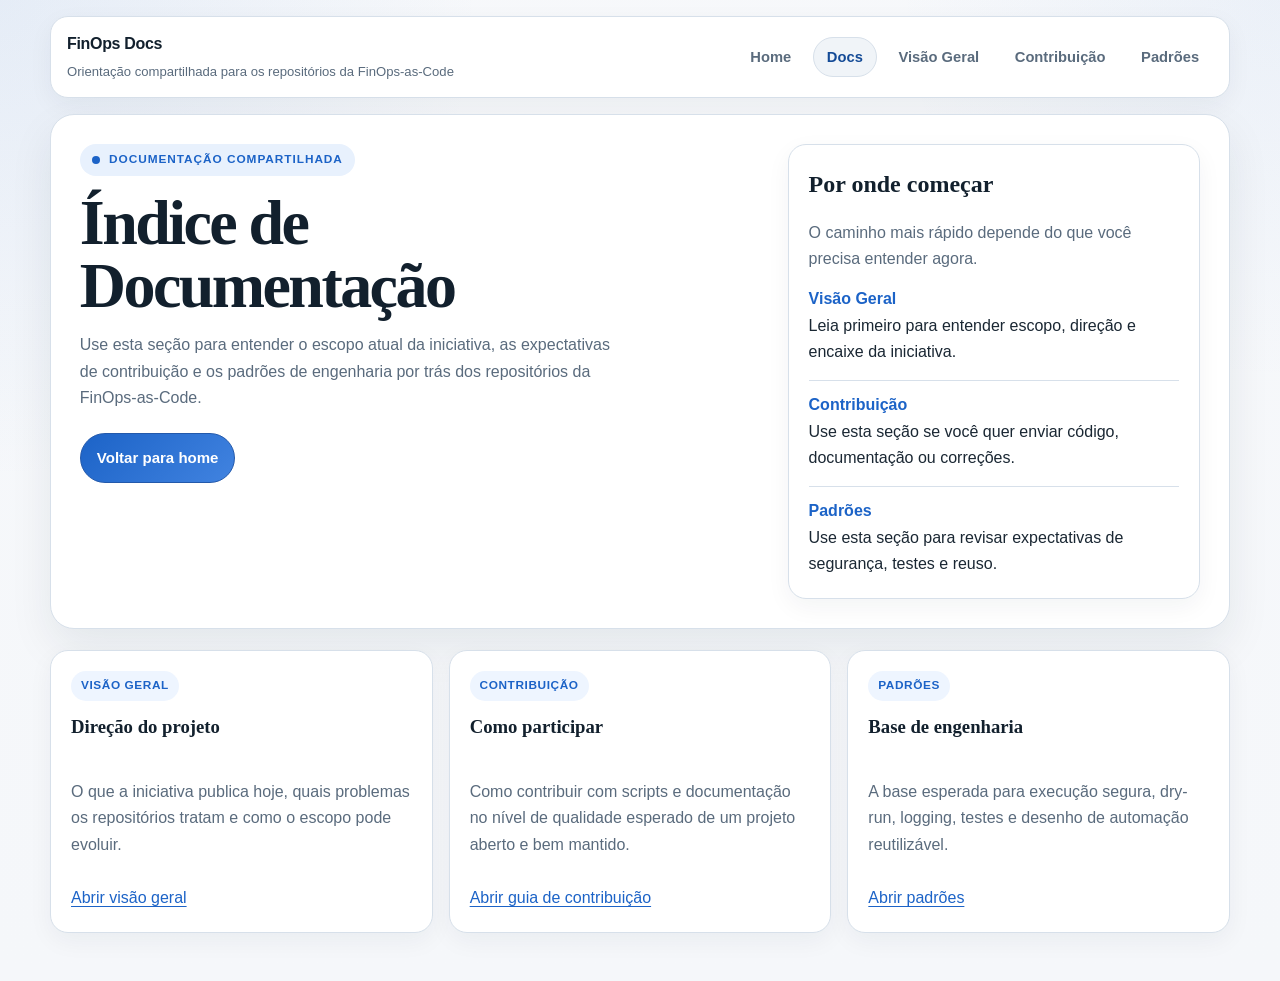
<file: docs/pt-br.html>
<!DOCTYPE html>
<html lang="pt-BR">
  <head>
    <meta charset="UTF-8" />
    <meta name="viewport" content="width=device-width, initial-scale=1.0" />
    <title>Documentação | FinOps-as-Code</title>
    <meta name="description" content="Índice da documentação compartilhada da FinOps-as-Code." />
    <link rel="stylesheet" href="../assets/site.css" />
  </head>
  <body>
    <div class="shell">
      <div class="topbar">
        <div class="brand">
          <strong>FinOps Docs</strong>
          <span>Orientação compartilhada para os repositórios da FinOps-as-Code</span>
        </div>
        <div class="topbar-actions">
          <nav class="nav">
            <a href="../index.pt-BR.html">Home</a>
            <a class="current" href="./pt-br.html">Docs</a>
            <a href="./overview/pt-br.html">Visão Geral</a>
            <a href="./contributing/pt-br.html">Contribuição</a>
            <a href="./standards/pt-br.html">Padrões</a>
          </nav>
        </div>
      </div>

      <header class="hero">
        <div class="hero-grid">
          <div>
            <p class="eyebrow">Documentação Compartilhada</p>
            <h1>Índice de Documentação</h1>
            <p class="lead">
              Use esta seção para entender o escopo atual da iniciativa, as expectativas de contribuição e os padrões de
              engenharia por trás dos repositórios da FinOps-as-Code.
            </p>
            <div class="actions">
              <a class="button primary" href="../index.pt-BR.html">Voltar para home</a>
            </div>
          </div>
          <aside class="summary-card">
            <h2>Por onde começar</h2>
            <p>O caminho mais rápido depende do que você precisa entender agora.</p>
            <div class="summary-list">
              <div class="summary-item">
                <strong>Visão Geral</strong>
                <span>Leia primeiro para entender escopo, direção e encaixe da iniciativa.</span>
              </div>
              <div class="summary-item">
                <strong>Contribuição</strong>
                <span>Use esta seção se você quer enviar código, documentação ou correções.</span>
              </div>
              <div class="summary-item">
                <strong>Padrões</strong>
                <span>Use esta seção para revisar expectativas de segurança, testes e reuso.</span>
              </div>
            </div>
          </aside>
        </div>
      </header>

      <main class="section">
        <div class="grid cards">
          <article class="card">
            <span class="card-tag">Visão Geral</span>
            <h3>Direção do projeto</h3>
            <p>O que a iniciativa publica hoje, quais problemas os repositórios tratam e como o escopo pode evoluir.</p>
            <a href="./overview/pt-br.html">Abrir visão geral</a>
          </article>
          <article class="card">
            <span class="card-tag">Contribuição</span>
            <h3>Como participar</h3>
            <p>Como contribuir com scripts e documentação no nível de qualidade esperado de um projeto aberto e bem mantido.</p>
            <a href="./contributing/pt-br.html">Abrir guia de contribuição</a>
          </article>
          <article class="card">
            <span class="card-tag">Padrões</span>
            <h3>Base de engenharia</h3>
            <p>A base esperada para execução segura, dry-run, logging, testes e desenho de automação reutilizável.</p>
            <a href="./standards/pt-br.html">Abrir padrões</a>
          </article>
        </div>
      </main>
    </div>
  </body>
</html>
</file>
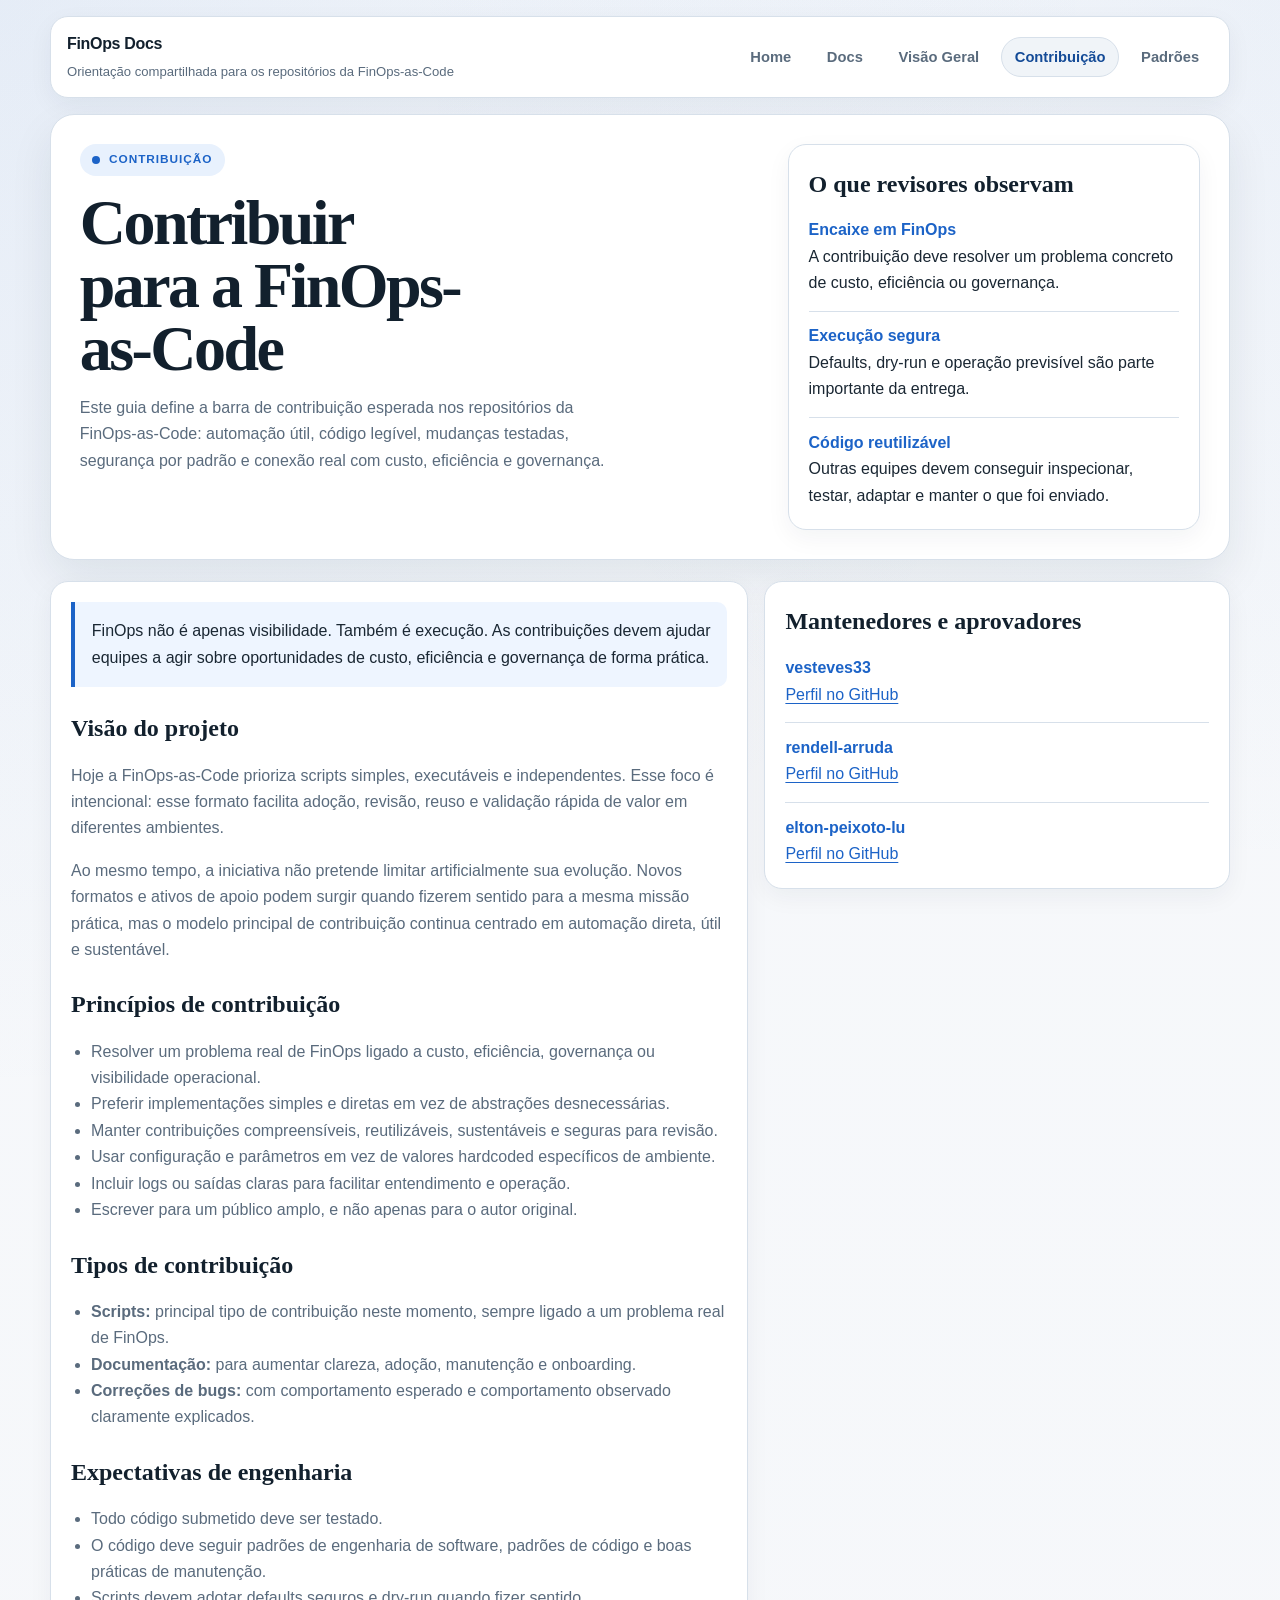
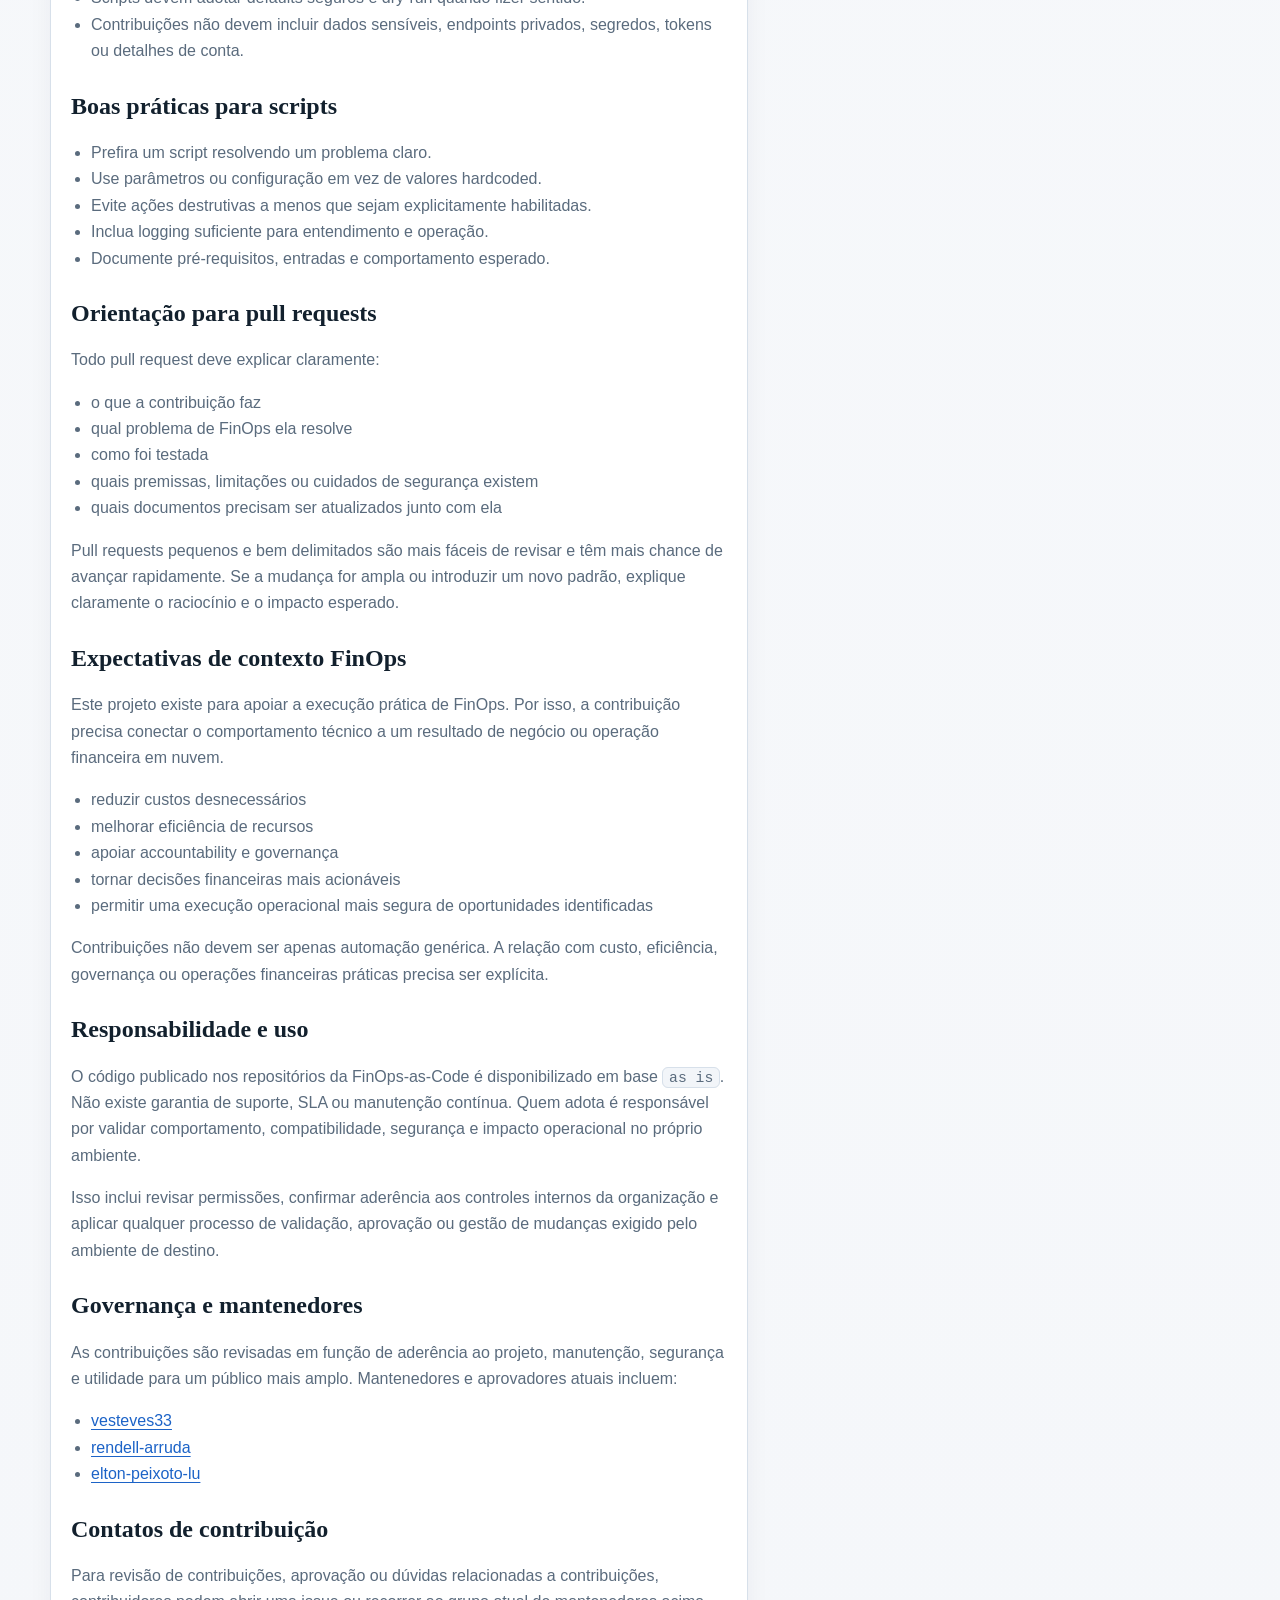
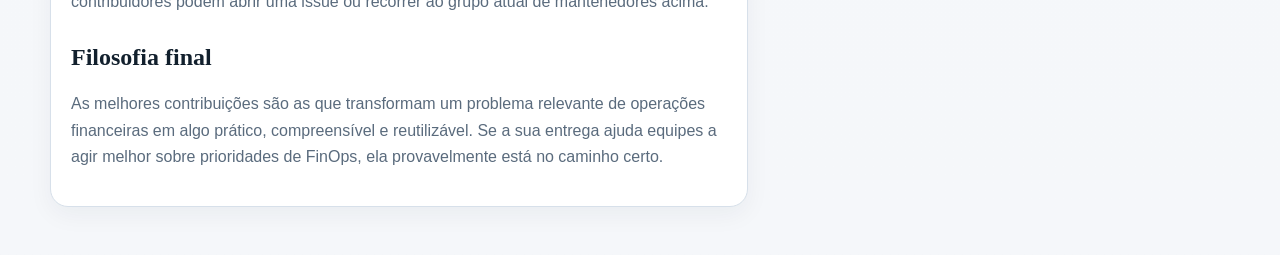
<file: docs/contributing/pt-br.html>
<!DOCTYPE html>
<html lang="pt-BR">
  <head>
    <meta charset="UTF-8" />
    <meta name="viewport" content="width=device-width, initial-scale=1.0" />
    <title>Contribuição | FinOps-as-Code</title>
    <meta name="description" content="Guia compartilhado de contribuição para os repositórios FinOps-as-Code." />
    <link rel="stylesheet" href="../../assets/site.css" />
  </head>
  <body>
    <div class="shell">
      <div class="topbar">
        <div class="brand">
          <strong>FinOps Docs</strong>
          <span>Orientação compartilhada para os repositórios da FinOps-as-Code</span>
        </div>
        <div class="topbar-actions">
          <nav class="nav">
            <a href="../../index.pt-BR.html">Home</a>
            <a href="../pt-br.html">Docs</a>
            <a href="../overview/pt-br.html">Visão Geral</a>
            <a class="current" href="./pt-br.html">Contribuição</a>
            <a href="../standards/pt-br.html">Padrões</a>
          </nav>
        </div>
      </div>

      <header class="hero">
        <div class="hero-grid">
          <div>
            <p class="eyebrow">Contribuição</p>
            <h1>Contribuir para a FinOps-as-Code</h1>
            <p class="lead">
              Este guia define a barra de contribuição esperada nos repositórios da FinOps-as-Code: automação útil, código
              legível, mudanças testadas, segurança por padrão e conexão real com custo, eficiência e governança.
            </p>
          </div>
          <aside class="summary-card">
            <h2>O que revisores observam</h2>
            <div class="summary-list">
              <div class="summary-item">
                <strong>Encaixe em FinOps</strong>
                <span>A contribuição deve resolver um problema concreto de custo, eficiência ou governança.</span>
              </div>
              <div class="summary-item">
                <strong>Execução segura</strong>
                <span>Defaults, dry-run e operação previsível são parte importante da entrega.</span>
              </div>
              <div class="summary-item">
                <strong>Código reutilizável</strong>
                <span>Outras equipes devem conseguir inspecionar, testar, adaptar e manter o que foi enviado.</span>
              </div>
            </div>
          </aside>
        </div>
      </header>

      <main class="section page-grid">
        <div class="content page-main">
        <div class="callout">
          FinOps não é apenas visibilidade. Também é execução. As contribuições devem ajudar equipes a agir sobre
          oportunidades de custo, eficiência e governança de forma prática.
        </div>

        <h2>Visão do projeto</h2>
        <p>
          Hoje a FinOps-as-Code prioriza scripts simples, executáveis e independentes. Esse foco é intencional: esse
          formato facilita adoção, revisão, reuso e validação rápida de valor em diferentes ambientes.
        </p>
        <p>
          Ao mesmo tempo, a iniciativa não pretende limitar artificialmente sua evolução. Novos formatos e ativos de
          apoio podem surgir quando fizerem sentido para a mesma missão prática, mas o modelo principal de contribuição
          continua centrado em automação direta, útil e sustentável.
        </p>

        <h2>Princípios de contribuição</h2>
        <ul>
          <li>Resolver um problema real de FinOps ligado a custo, eficiência, governança ou visibilidade operacional.</li>
          <li>Preferir implementações simples e diretas em vez de abstrações desnecessárias.</li>
          <li>Manter contribuições compreensíveis, reutilizáveis, sustentáveis e seguras para revisão.</li>
          <li>Usar configuração e parâmetros em vez de valores hardcoded específicos de ambiente.</li>
          <li>Incluir logs ou saídas claras para facilitar entendimento e operação.</li>
          <li>Escrever para um público amplo, e não apenas para o autor original.</li>
        </ul>

        <h2>Tipos de contribuição</h2>
        <ul>
          <li><strong>Scripts:</strong> principal tipo de contribuição neste momento, sempre ligado a um problema real de FinOps.</li>
          <li><strong>Documentação:</strong> para aumentar clareza, adoção, manutenção e onboarding.</li>
          <li><strong>Correções de bugs:</strong> com comportamento esperado e comportamento observado claramente explicados.</li>
        </ul>

        <h2>Expectativas de engenharia</h2>
        <ul>
          <li>Todo código submetido deve ser testado.</li>
          <li>O código deve seguir padrões de engenharia de software, padrões de código e boas práticas de manutenção.</li>
          <li>Scripts devem adotar defaults seguros e dry-run quando fizer sentido.</li>
          <li>Contribuições não devem incluir dados sensíveis, endpoints privados, segredos, tokens ou detalhes de conta.</li>
        </ul>

        <h2>Boas práticas para scripts</h2>
        <ul>
          <li>Prefira um script resolvendo um problema claro.</li>
          <li>Use parâmetros ou configuração em vez de valores hardcoded.</li>
          <li>Evite ações destrutivas a menos que sejam explicitamente habilitadas.</li>
          <li>Inclua logging suficiente para entendimento e operação.</li>
          <li>Documente pré-requisitos, entradas e comportamento esperado.</li>
        </ul>

        <h2>Orientação para pull requests</h2>
        <p>Todo pull request deve explicar claramente:</p>
        <ul>
          <li>o que a contribuição faz</li>
          <li>qual problema de FinOps ela resolve</li>
          <li>como foi testada</li>
          <li>quais premissas, limitações ou cuidados de segurança existem</li>
          <li>quais documentos precisam ser atualizados junto com ela</li>
        </ul>
        <p>
          Pull requests pequenos e bem delimitados são mais fáceis de revisar e têm mais chance de avançar rapidamente.
          Se a mudança for ampla ou introduzir um novo padrão, explique claramente o raciocínio e o impacto esperado.
        </p>

        <h2>Expectativas de contexto FinOps</h2>
        <p>
          Este projeto existe para apoiar a execução prática de FinOps. Por isso, a contribuição precisa conectar o
          comportamento técnico a um resultado de negócio ou operação financeira em nuvem.
        </p>
        <ul>
          <li>reduzir custos desnecessários</li>
          <li>melhorar eficiência de recursos</li>
          <li>apoiar accountability e governança</li>
          <li>tornar decisões financeiras mais acionáveis</li>
          <li>permitir uma execução operacional mais segura de oportunidades identificadas</li>
        </ul>
        <p>
          Contribuições não devem ser apenas automação genérica. A relação com custo, eficiência, governança ou
          operações financeiras práticas precisa ser explícita.
        </p>

        <h2>Responsabilidade e uso</h2>
        <p>
          O código publicado nos repositórios da FinOps-as-Code é disponibilizado em base <code>as is</code>. Não
          existe garantia de suporte, SLA ou manutenção contínua. Quem adota é responsável por validar comportamento,
          compatibilidade, segurança e impacto operacional no próprio ambiente.
        </p>
        <p>
          Isso inclui revisar permissões, confirmar aderência aos controles internos da organização e aplicar qualquer
          processo de validação, aprovação ou gestão de mudanças exigido pelo ambiente de destino.
        </p>

        <h2>Governança e mantenedores</h2>
        <p>
          As contribuições são revisadas em função de aderência ao projeto, manutenção, segurança e utilidade para um
          público mais amplo. Mantenedores e aprovadores atuais incluem:
        </p>
        <ul>
          <li><a href="https://github.com/vesteves33">vesteves33</a></li>
          <li><a href="https://github.com/rendell-arruda">rendell-arruda</a></li>
          <li><a href="https://github.com/elton-peixoto-lu">elton-peixoto-lu</a></li>
        </ul>

        <h2>Contatos de contribuição</h2>
        <p>
          Para revisão de contribuições, aprovação ou dúvidas relacionadas a contribuições, contribuidores podem abrir
          uma issue ou recorrer ao grupo atual de mantenedores acima.
        </p>

        <h2>Filosofia final</h2>
        <p>
          As melhores contribuições são as que transformam um problema relevante de operações financeiras em algo
          prático, compreensível e reutilizável. Se a sua entrega ajuda equipes a agir melhor sobre prioridades de
          FinOps, ela provavelmente está no caminho certo.
        </p>
        </div>
        <aside class="summary-card page-side">
          <h2>Mantenedores e aprovadores</h2>
          <div class="summary-list">
            <div class="summary-item">
              <strong>vesteves33</strong>
              <span><a href="https://github.com/vesteves33">Perfil no GitHub</a></span>
            </div>
            <div class="summary-item">
              <strong>rendell-arruda</strong>
              <span><a href="https://github.com/rendell-arruda">Perfil no GitHub</a></span>
            </div>
            <div class="summary-item">
              <strong>elton-peixoto-lu</strong>
              <span><a href="https://github.com/elton-peixoto-lu">Perfil no GitHub</a></span>
            </div>
          </div>
        </aside>
      </main>
    </div>
  </body>
</html>
</file>
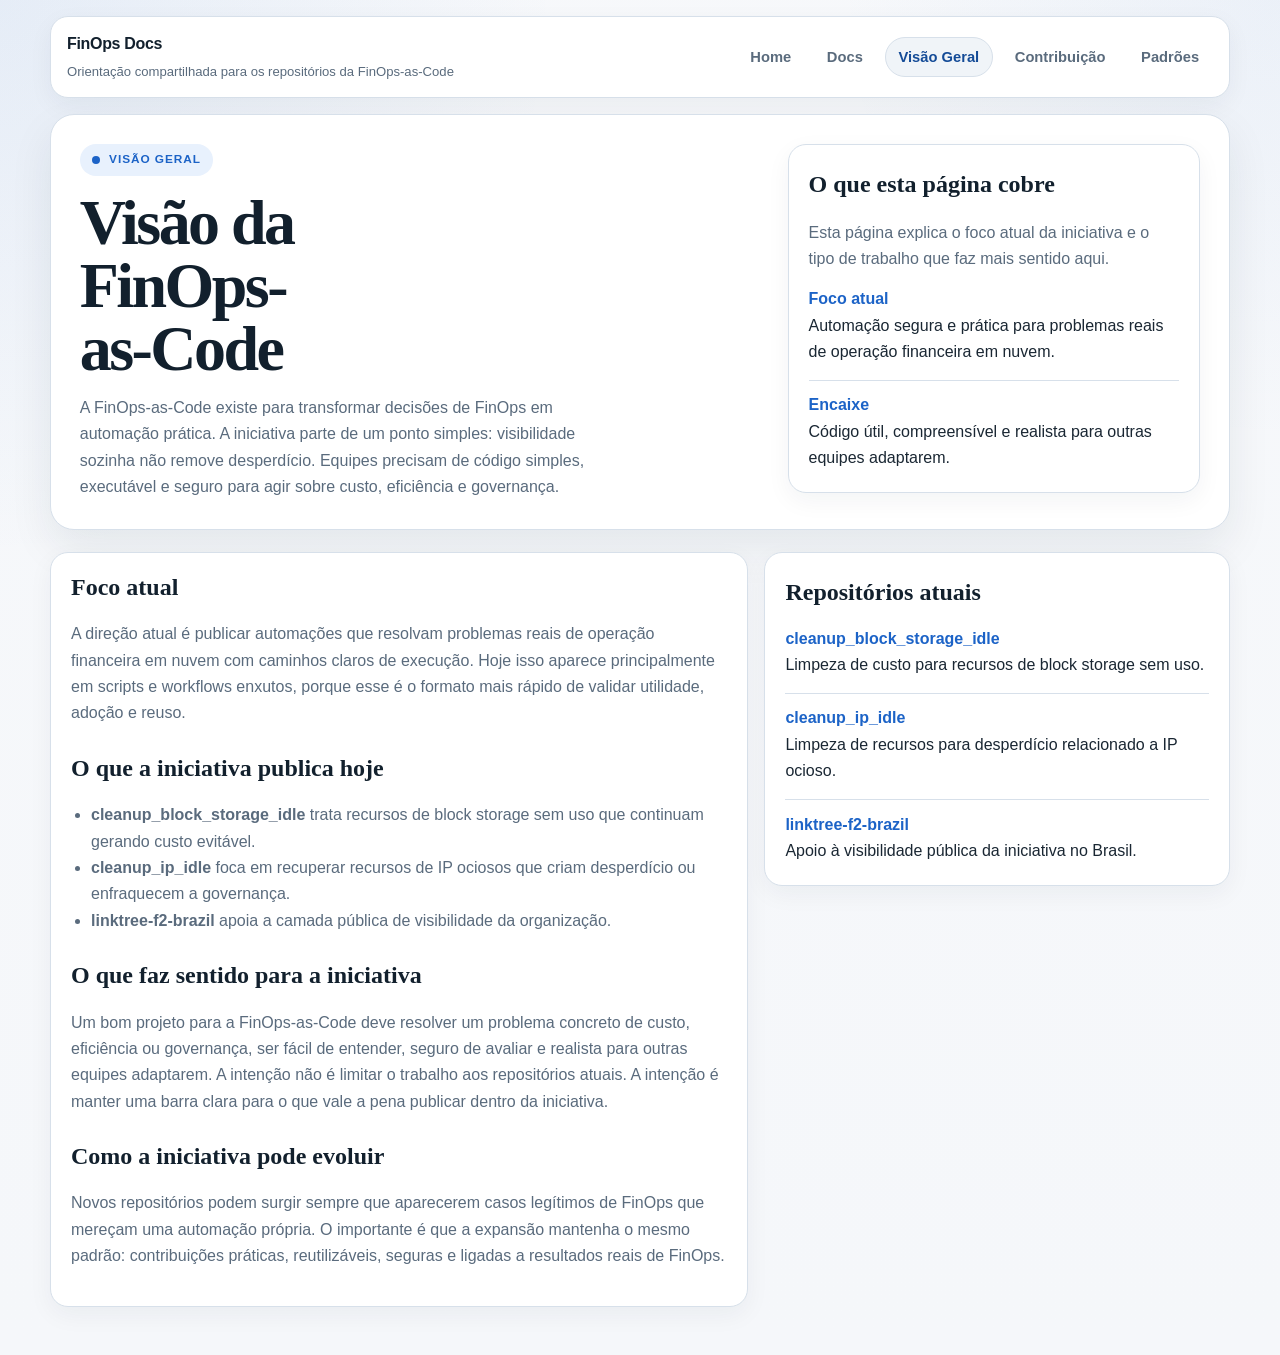
<file: docs/overview/pt-br.html>
<!DOCTYPE html>
<html lang="pt-BR">
  <head>
    <meta charset="UTF-8" />
    <meta name="viewport" content="width=device-width, initial-scale=1.0" />
    <title>Visão Geral | FinOps-as-Code</title>
    <meta name="description" content="Visão geral da iniciativa FinOps-as-Code." />
    <link rel="stylesheet" href="../../assets/site.css" />
  </head>
  <body>
    <div class="shell">
      <div class="topbar">
        <div class="brand">
          <strong>FinOps Docs</strong>
          <span>Orientação compartilhada para os repositórios da FinOps-as-Code</span>
        </div>
        <div class="topbar-actions">
          <nav class="nav">
            <a href="../../index.pt-BR.html">Home</a>
            <a href="../pt-br.html">Docs</a>
            <a class="current" href="./pt-br.html">Visão Geral</a>
            <a href="../contributing/pt-br.html">Contribuição</a>
            <a href="../standards/pt-br.html">Padrões</a>
          </nav>
        </div>
      </div>

      <header class="hero">
        <div class="hero-grid">
          <div>
            <p class="eyebrow">Visão Geral</p>
            <h1>Visão da FinOps-as-Code</h1>
            <p class="lead">
              A FinOps-as-Code existe para transformar decisões de FinOps em automação prática. A iniciativa parte de um
              ponto simples: visibilidade sozinha não remove desperdício. Equipes precisam de código simples, executável e
              seguro para agir sobre custo, eficiência e governança.
            </p>
          </div>
          <aside class="summary-card">
            <h2>O que esta página cobre</h2>
            <p>Esta página explica o foco atual da iniciativa e o tipo de trabalho que faz mais sentido aqui.</p>
            <div class="summary-list">
              <div class="summary-item">
                <strong>Foco atual</strong>
                <span>Automação segura e prática para problemas reais de operação financeira em nuvem.</span>
              </div>
              <div class="summary-item">
                <strong>Encaixe</strong>
                <span>Código útil, compreensível e realista para outras equipes adaptarem.</span>
              </div>
            </div>
          </aside>
        </div>
      </header>

      <main class="section page-grid">
        <div class="content page-main">
        <h2>Foco atual</h2>
        <p>
          A direção atual é publicar automações que resolvam problemas reais de operação financeira em nuvem com
          caminhos claros de execução. Hoje isso aparece principalmente em scripts e workflows enxutos, porque esse é o
          formato mais rápido de validar utilidade, adoção e reuso.
        </p>

        <h2>O que a iniciativa publica hoje</h2>
        <ul>
          <li><strong>cleanup_block_storage_idle</strong> trata recursos de block storage sem uso que continuam gerando custo evitável.</li>
          <li><strong>cleanup_ip_idle</strong> foca em recuperar recursos de IP ociosos que criam desperdício ou enfraquecem a governança.</li>
          <li><strong>linktree-f2-brazil</strong> apoia a camada pública de visibilidade da organização.</li>
        </ul>

        <h2>O que faz sentido para a iniciativa</h2>
        <p>
          Um bom projeto para a FinOps-as-Code deve resolver um problema concreto de custo, eficiência ou governança,
          ser fácil de entender, seguro de avaliar e realista para outras equipes adaptarem. A intenção não é limitar o
          trabalho aos repositórios atuais. A intenção é manter uma barra clara para o que vale a pena publicar dentro
          da iniciativa.
        </p>

        <h2>Como a iniciativa pode evoluir</h2>
        <p>
          Novos repositórios podem surgir sempre que aparecerem casos legítimos de FinOps que mereçam uma automação
          própria. O importante é que a expansão mantenha o mesmo padrão: contribuições práticas, reutilizáveis,
          seguras e ligadas a resultados reais de FinOps.
        </p>
        </div>
        <aside class="summary-card page-side">
          <h2>Repositórios atuais</h2>
          <div class="summary-list">
            <div class="summary-item">
              <strong>cleanup_block_storage_idle</strong>
              <span>Limpeza de custo para recursos de block storage sem uso.</span>
            </div>
            <div class="summary-item">
              <strong>cleanup_ip_idle</strong>
              <span>Limpeza de recursos para desperdício relacionado a IP ocioso.</span>
            </div>
            <div class="summary-item">
              <strong>linktree-f2-brazil</strong>
              <span>Apoio à visibilidade pública da iniciativa no Brasil.</span>
            </div>
          </div>
        </aside>
      </main>
    </div>
  </body>
</html>
</file>
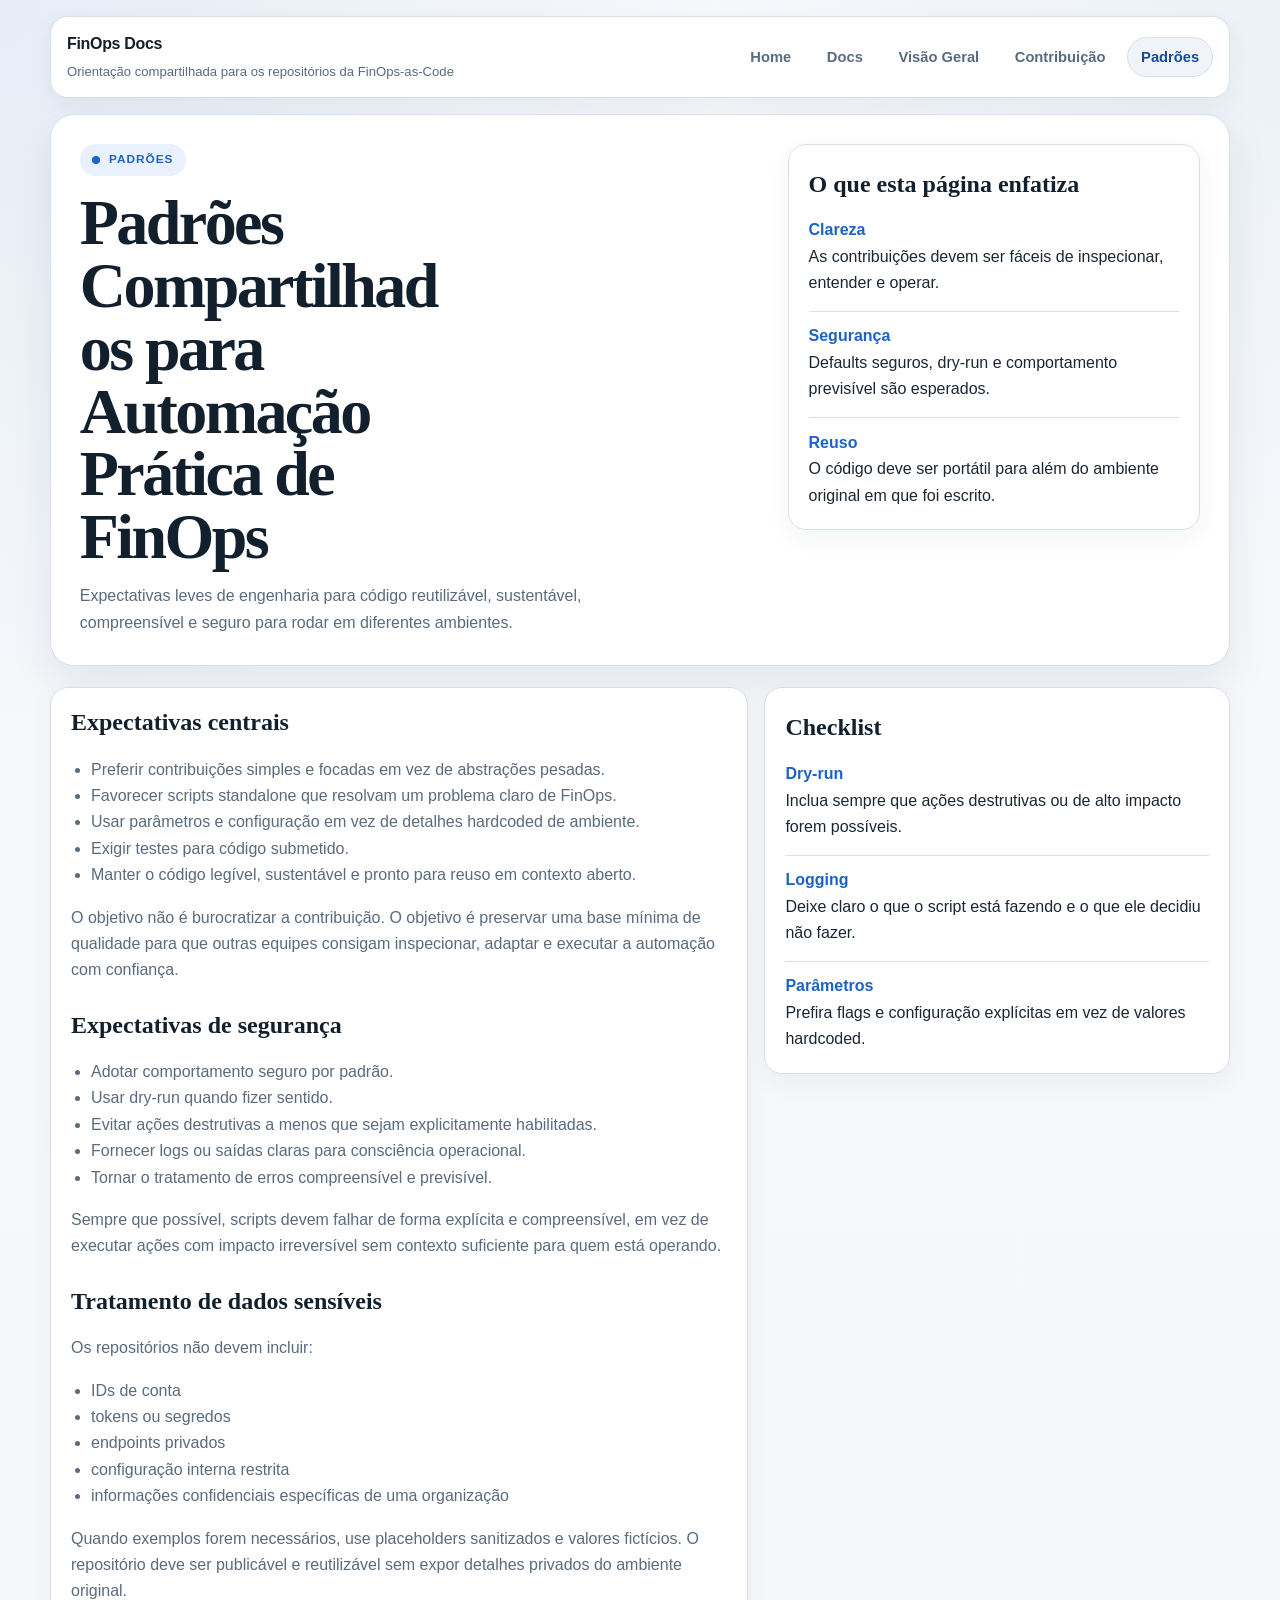
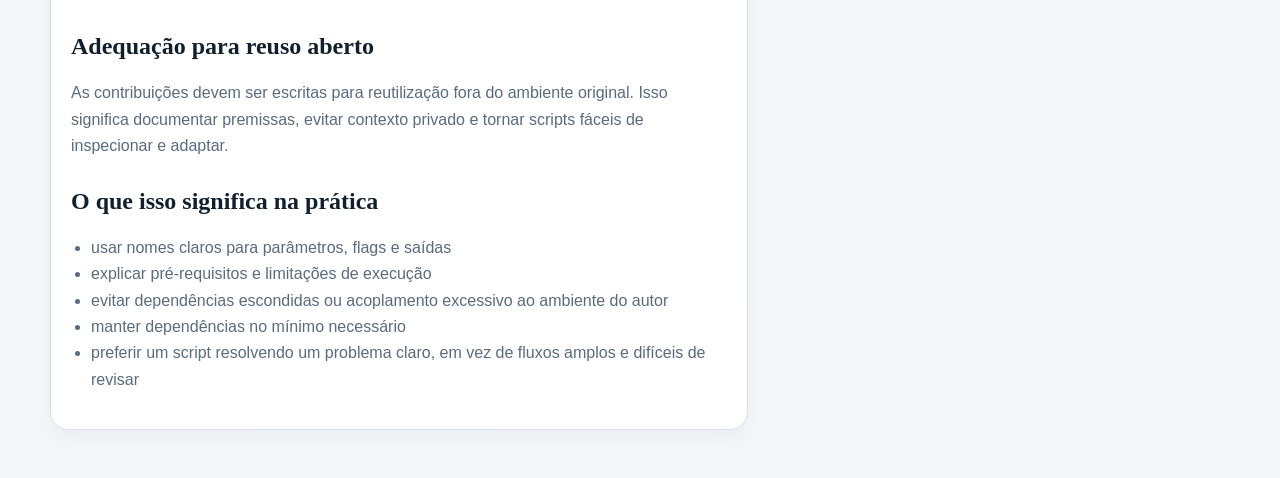
<file: docs/standards/pt-br.html>
<!DOCTYPE html>
<html lang="pt-BR">
  <head>
    <meta charset="UTF-8" />
    <meta name="viewport" content="width=device-width, initial-scale=1.0" />
    <title>Padrões | FinOps-as-Code</title>
    <meta name="description" content="Padrões compartilhados de engenharia para projetos FinOps-as-Code." />
    <link rel="stylesheet" href="../../assets/site.css" />
  </head>
  <body>
    <div class="shell">
      <div class="topbar">
        <div class="brand">
          <strong>FinOps Docs</strong>
          <span>Orientação compartilhada para os repositórios da FinOps-as-Code</span>
        </div>
        <div class="topbar-actions">
          <nav class="nav">
            <a href="../../index.pt-BR.html">Home</a>
            <a href="../pt-br.html">Docs</a>
            <a href="../overview/pt-br.html">Visão Geral</a>
            <a href="../contributing/pt-br.html">Contribuição</a>
            <a class="current" href="./pt-br.html">Padrões</a>
          </nav>
        </div>
      </div>

      <header class="hero">
        <div class="hero-grid">
          <div>
            <p class="eyebrow">Padrões</p>
            <h1>Padrões Compartilhados para Automação Prática de FinOps</h1>
            <p class="lead">
              Expectativas leves de engenharia para código reutilizável, sustentável, compreensível e seguro para rodar em
              diferentes ambientes.
            </p>
          </div>
          <aside class="summary-card">
            <h2>O que esta página enfatiza</h2>
            <div class="summary-list">
              <div class="summary-item">
                <strong>Clareza</strong>
                <span>As contribuições devem ser fáceis de inspecionar, entender e operar.</span>
              </div>
              <div class="summary-item">
                <strong>Segurança</strong>
                <span>Defaults seguros, dry-run e comportamento previsível são esperados.</span>
              </div>
              <div class="summary-item">
                <strong>Reuso</strong>
                <span>O código deve ser portátil para além do ambiente original em que foi escrito.</span>
              </div>
            </div>
          </aside>
        </div>
      </header>

      <main class="section page-grid">
        <div class="content page-main">
        <h2>Expectativas centrais</h2>
        <ul>
          <li>Preferir contribuições simples e focadas em vez de abstrações pesadas.</li>
          <li>Favorecer scripts standalone que resolvam um problema claro de FinOps.</li>
          <li>Usar parâmetros e configuração em vez de detalhes hardcoded de ambiente.</li>
          <li>Exigir testes para código submetido.</li>
          <li>Manter o código legível, sustentável e pronto para reuso em contexto aberto.</li>
        </ul>
        <p>
          O objetivo não é burocratizar a contribuição. O objetivo é preservar uma base mínima de qualidade para que
          outras equipes consigam inspecionar, adaptar e executar a automação com confiança.
        </p>

        <h2>Expectativas de segurança</h2>
        <ul>
          <li>Adotar comportamento seguro por padrão.</li>
          <li>Usar dry-run quando fizer sentido.</li>
          <li>Evitar ações destrutivas a menos que sejam explicitamente habilitadas.</li>
          <li>Fornecer logs ou saídas claras para consciência operacional.</li>
          <li>Tornar o tratamento de erros compreensível e previsível.</li>
        </ul>
        <p>
          Sempre que possível, scripts devem falhar de forma explícita e compreensível, em vez de executar ações com
          impacto irreversível sem contexto suficiente para quem está operando.
        </p>

        <h2>Tratamento de dados sensíveis</h2>
        <p>Os repositórios não devem incluir:</p>
        <ul>
          <li>IDs de conta</li>
          <li>tokens ou segredos</li>
          <li>endpoints privados</li>
          <li>configuração interna restrita</li>
          <li>informações confidenciais específicas de uma organização</li>
        </ul>
        <p>
          Quando exemplos forem necessários, use placeholders sanitizados e valores fictícios. O repositório deve ser
          publicável e reutilizável sem expor detalhes privados do ambiente original.
        </p>

        <h2>Adequação para reuso aberto</h2>
        <p>
          As contribuições devem ser escritas para reutilização fora do ambiente original. Isso significa documentar
          premissas, evitar contexto privado e tornar scripts fáceis de inspecionar e adaptar.
        </p>

        <h2>O que isso significa na prática</h2>
        <ul>
          <li>usar nomes claros para parâmetros, flags e saídas</li>
          <li>explicar pré-requisitos e limitações de execução</li>
          <li>evitar dependências escondidas ou acoplamento excessivo ao ambiente do autor</li>
          <li>manter dependências no mínimo necessário</li>
          <li>preferir um script resolvendo um problema claro, em vez de fluxos amplos e difíceis de revisar</li>
        </ul>
        </div>
        <aside class="summary-card page-side">
          <h2>Checklist</h2>
          <div class="summary-list">
            <div class="summary-item">
              <strong>Dry-run</strong>
              <span>Inclua sempre que ações destrutivas ou de alto impacto forem possíveis.</span>
            </div>
            <div class="summary-item">
              <strong>Logging</strong>
              <span>Deixe claro o que o script está fazendo e o que ele decidiu não fazer.</span>
            </div>
            <div class="summary-item">
              <strong>Parâmetros</strong>
              <span>Prefira flags e configuração explícitas em vez de valores hardcoded.</span>
            </div>
          </div>
        </aside>
      </main>
    </div>
  </body>
</html>
</file>
<file: assets/site.css>
:root {
  --bg: #f5f7fa;
  --surface: #ffffff;
  --surface-muted: #f0f4f8;
  --surface-accent: #eef5ff;
  --border: #d7e0ea;
  --border-strong: #b8c7d6;
  --text: #1a2733;
  --text-soft: #5a6b7d;
  --heading: #12202d;
  --link: #1c63c7;
  --link-hover: #144b97;
  --accent: #1c63c7;
  --accent-soft: #e8f1fd;
  --shadow-sm: 0 8px 24px rgba(16, 33, 52, 0.05);
  --shadow-md: 0 18px 44px rgba(16, 33, 52, 0.08);
  --radius-sm: 10px;
  --radius-md: 18px;
  --radius-lg: 24px;
  --max-width: 1180px;
}

@media (prefers-color-scheme: dark) {
  :root {
    --bg: #0f1720;
    --surface: #15202b;
    --surface-muted: #1b2a38;
    --surface-accent: #132738;
    --border: #294055;
    --border-strong: #395673;
    --text: #e6eef7;
    --text-soft: #9fb2c6;
    --heading: #f2f7fb;
    --link: #7ab4ff;
    --link-hover: #a6cbff;
    --accent: #7ab4ff;
    --accent-soft: #143150;
    --shadow-sm: 0 10px 28px rgba(0, 0, 0, 0.28);
    --shadow-md: 0 22px 50px rgba(0, 0, 0, 0.38);
  }
}

*,
*::before,
*::after {
  box-sizing: border-box;
}

html {
  scroll-behavior: smooth;
}

body {
  margin: 0;
  min-height: 100vh;
  background:
    radial-gradient(circle at top left, rgba(28, 99, 199, 0.08), transparent 30%),
    radial-gradient(circle at top right, rgba(28, 99, 199, 0.05), transparent 24%),
    linear-gradient(180deg, color-mix(in srgb, var(--bg) 86%, white 14%) 0%, var(--bg) 100%);
  color: var(--text);
  font-family: -apple-system, BlinkMacSystemFont, "Segoe UI", Helvetica, Arial, sans-serif;
  line-height: 1.65;
}

a {
  color: var(--link);
  text-decoration-thickness: 1px;
  text-underline-offset: 0.16em;
}

a:hover {
  color: var(--link-hover);
}

p,
li {
  overflow-wrap: anywhere;
}

ul,
ol {
  padding-left: 1.25rem;
}

code {
  font-family: "SFMono-Regular", Consolas, "Liberation Mono", Menlo, monospace;
  font-size: 0.92em;
  background: color-mix(in srgb, var(--surface-muted) 88%, var(--surface) 12%);
  border: 1px solid var(--border);
  border-radius: 6px;
  padding: 0.12rem 0.35rem;
}

.shell {
  width: min(var(--max-width), calc(100% - 2rem));
  margin: 0 auto;
  padding: 1rem 0 3rem;
}

.topbar {
  display: flex;
  align-items: center;
  justify-content: space-between;
  gap: 1rem;
  flex-wrap: wrap;
  margin-bottom: 1rem;
  padding: 0.9rem 1rem;
  border: 1px solid var(--border);
  border-radius: var(--radius-md);
  background: var(--surface);
  box-shadow: var(--shadow-sm);
}

.brand {
  flex: 1 1 200px;
  min-width: 0;
}

.brand a,
.brand strong {
  display: block;
  color: var(--heading);
  text-decoration: none;
  font-size: 1rem;
  font-weight: 700;
  letter-spacing: -0.02em;
}

.brand span {
  display: block;
  margin-top: 0.18rem;
  color: var(--text-soft);
  font-size: 0.82rem;
}

.nav {
  display: flex;
  flex-wrap: wrap;
  justify-content: flex-end;
  gap: 0.5rem;
}

.topbar-actions {
  display: flex;
  align-items: center;
  gap: 0.6rem;
  flex: 0 0 auto;
}

.hero {
  padding: 1.8rem;
  border: 1px solid var(--border);
  border-radius: var(--radius-lg);
  background: var(--surface);
  box-shadow: var(--shadow-md);
}

.hero-grid {
  display: grid;
  grid-template-columns: minmax(0, 1.25fr) minmax(280px, 0.75fr);
  gap: 1.25rem;
  align-items: start;
}

.eyebrow {
  display: inline-flex;
  align-items: center;
  gap: 0.55rem;
  margin: 0 0 1rem;
  padding: 0.42rem 0.78rem;
  border-radius: 999px;
  background: var(--accent-soft);
  color: var(--accent);
  font-size: 0.74rem;
  font-weight: 700;
  letter-spacing: 0.08em;
  text-transform: uppercase;
}

.eyebrow::before {
  content: "";
  width: 8px;
  height: 8px;
  border-radius: 50%;
  background: var(--accent);
}

.hero h1,
.section-heading h2,
.content h2,
.content h3,
.card h3,
.summary-card h2,
.split-card h3,
.cta-card h2 {
  margin-top: 0;
  color: var(--heading);
  font-family: Georgia, "Times New Roman", serif;
}

.hero h1 {
  max-width: 12ch;
  margin-bottom: 0.9rem;
  font-size: clamp(2.4rem, 5vw, 4.4rem);
  line-height: 0.98;
  letter-spacing: -0.04em;
  overflow-wrap: anywhere;
  text-wrap: balance;
}

.lead {
  max-width: 62ch;
  margin: 0;
  color: var(--text-soft);
  font-size: 1rem;
}

.actions {
  display: flex;
  flex-wrap: wrap;
  gap: 0.75rem;
}

.actions {
  margin-top: 1.35rem;
}

.button {
  display: inline-flex;
  align-items: center;
  justify-content: center;
  min-height: 46px;
  padding: 0.72rem 1rem;
  border: 1px solid var(--border);
  border-radius: 999px;
  background: var(--surface-muted);
  color: var(--text);
  font-size: 0.94rem;
  font-weight: 600;
  text-decoration: none;
}

.button.primary {
  background: linear-gradient(135deg, var(--accent), #4183e0);
  border-color: #2359ab;
  color: #ffffff;
}

.button.secondary:hover,
.button.primary:hover {
  text-decoration: none;
}

.hero-kicker {
  display: inline-flex;
  flex-wrap: wrap;
  gap: 0.45rem;
  margin-top: 1rem;
  padding: 0.5rem 0.7rem;
  border: 1px solid var(--border);
  border-radius: var(--radius-sm);
  background: var(--surface-muted);
  color: var(--text-soft);
  font-size: 0.92rem;
}

.summary-card,
.split-card,
.card,
.content,
.cta-card,
.entry-list {
  border: 1px solid var(--border);
  border-radius: var(--radius-md);
  background: var(--surface);
  box-shadow: var(--shadow-sm);
}

.summary-card,
.split-card,
.card,
.content,
.cta-card {
  padding: 1.25rem;
}

.summary-card h2,
.summary-card h3,
.split-card h3,
.card h3 {
  margin-bottom: 0.55rem;
}

.summary-card p,
.summary-card li,
.split-card p,
.split-card li,
.card p,
.content p,
.content li,
.entry-body p,
.cta-card p {
  color: var(--text-soft);
}

.summary-list {
  display: grid;
  gap: 0.9rem;
  margin-top: 1rem;
}

.summary-item {
  display: grid;
  gap: 0.28rem;
  padding-top: 0.9rem;
  border-top: 1px solid var(--border);
}

.summary-item:first-child {
  padding-top: 0;
  border-top: 0;
}

.summary-item strong {
  color: var(--accent);
  font-size: 1rem;
  line-height: 1.2;
}

.page-grid {
  display: grid;
  grid-template-columns: minmax(0, 1.2fr) minmax(260px, 0.8fr);
  gap: 1rem;
  align-items: start;
}

.page-main {
  min-width: 0;
}

.page-side {
  min-width: 0;
}

.section {
  margin-top: 1.35rem;
}

.section-heading {
  display: grid;
  gap: 0.6rem;
  margin-bottom: 1rem;
}

.section-heading h2 {
  margin-bottom: 0;
  font-size: clamp(1.8rem, 3vw, 2.6rem);
  line-height: 1.08;
  letter-spacing: -0.03em;
}

.section-intro {
  max-width: 64ch;
  margin: 0;
  color: var(--text-soft);
}

.grid.cards,
.split-grid,
.repo-grid,
.cta-layout {
  display: grid;
  gap: 1rem;
}

.grid.cards {
  grid-template-columns: repeat(3, minmax(0, 1fr));
}

.split-grid {
  grid-template-columns: repeat(2, minmax(0, 1fr));
}

.repo-grid {
  grid-template-columns: repeat(3, minmax(0, 1fr));
}

.cta-layout {
  grid-template-columns: minmax(0, 1.2fr) minmax(260px, 0.8fr);
  align-items: start;
}

.card {
  display: grid;
  gap: 0.7rem;
  align-content: start;
}

.card-tag {
  display: inline-flex;
  align-items: center;
  width: fit-content;
  padding: 0.32rem 0.62rem;
  border-radius: 999px;
  background: var(--surface-accent);
  color: var(--accent);
  font-size: 0.74rem;
  font-weight: 700;
  letter-spacing: 0.05em;
  text-transform: uppercase;
}

.entry-list {
  overflow: hidden;
}

.entry-item {
  display: grid;
  grid-template-columns: 72px minmax(0, 1fr);
  gap: 1rem;
  padding: 1.1rem 1.2rem;
  border-bottom: 1px solid var(--border);
}

.entry-item:last-child {
  border-bottom: 0;
}

.entry-index {
  color: var(--accent);
  font-family: Georgia, "Times New Roman", serif;
  font-size: 1.75rem;
  line-height: 1;
}

.entry-body h3 {
  margin-bottom: 0.35rem;
  font-size: 1.2rem;
}

.content h2,
.content h3 {
  margin-top: 1.7rem;
  line-height: 1.18;
}

.content h2:first-child,
.content h3:first-child {
  margin-top: 0;
}

.callout {
  margin-bottom: 1.25rem;
  padding: 1rem 1.05rem;
  border-left: 4px solid var(--accent);
  border-radius: 0 var(--radius-sm) var(--radius-sm) 0;
  background: var(--surface-accent);
  color: var(--text);
}

.footer-note {
  margin-top: 1.4rem;
  color: var(--text-soft);
  font-size: 0.9rem;
}

@media (max-width: 1080px) {
  .hero-grid,
  .page-grid,
  .split-grid,
  .repo-grid,
  .cta-layout,
  .grid.cards {
    grid-template-columns: 1fr;
  }

  .hero h1 {
    max-width: 10ch;
  }
}

@media (max-width: 760px) {
  .shell {
    width: min(var(--max-width), calc(100% - 1rem));
  }

  .topbar,
  .hero,
  .summary-card,
  .split-card,
  .card,
  .content,
  .cta-card {
    padding: 1rem;
  }

  .topbar {
    align-items: flex-start;
  }

  .nav {
    width: 100%;
    justify-content: flex-start;
  }

  .topbar-actions {
    width: 100%;
    justify-content: space-between;
    align-items: flex-start;
    flex-wrap: wrap;
  }

  .nav a {
    min-height: 36px;
    padding: 0.4rem 0.72rem;
    font-size: 0.88rem;
  }

  .hero h1 {
    max-width: none;
    font-size: 2.45rem;
  }

  .actions {
    flex-direction: column;
    align-items: stretch;
  }

  .button {
    width: 100%;
  }

  .entry-item {
    grid-template-columns: 1fr;
    gap: 0.45rem;
  }
}

.nav a {
  display: inline-flex;
  align-items: center;
  justify-content: center;
  min-height: 38px;
  padding: 0.45rem 0.8rem;
  border: 1px solid transparent;
  border-radius: 999px;
  color: var(--text-soft);
  font-size: 0.92rem;
  font-weight: 600;
  text-decoration: none;
}

.nav a.current,
.nav a:hover {
  border-color: var(--border);
  background: var(--surface-muted);
  color: var(--link-hover);
}
</file>
